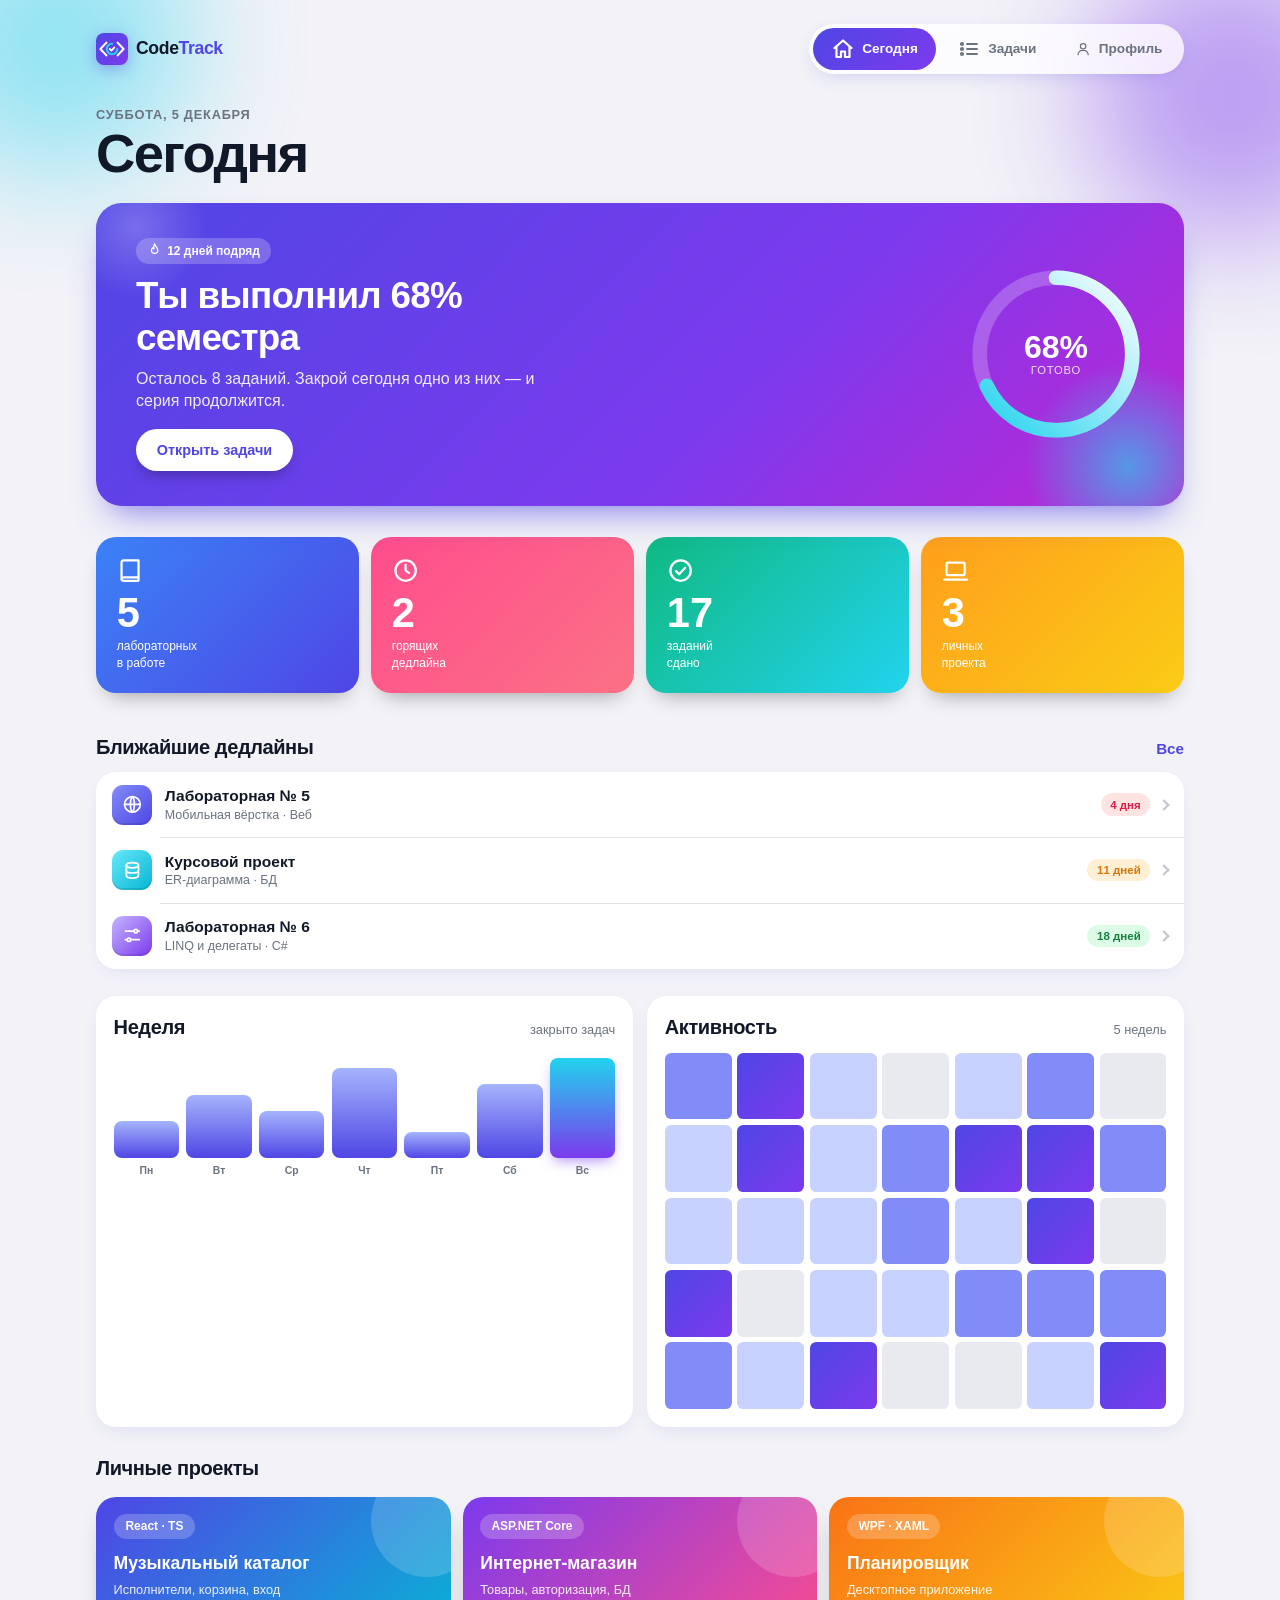
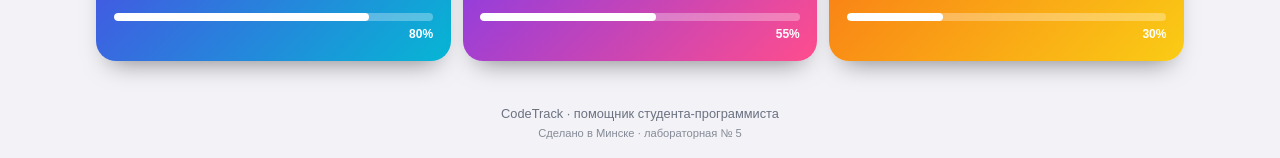
<file: index.html>
<!DOCTYPE html>
<html lang="ru">
<head>
<meta charset="UTF-8">
<meta name="viewport" content="width=device-width, initial-scale=1.0, maximum-scale=1.0, user-scalable=no, viewport-fit=cover">
<meta name="apple-mobile-web-app-capable" content="yes">
<meta name="apple-mobile-web-app-status-bar-style" content="default">
<meta name="theme-color" content="#F2F2F7">
<title>CodeTrack — Сегодня</title>
<link rel="stylesheet" href="css/reset.css">
<link rel="stylesheet" href="css/style.css">
</head>
<body class="page-home">
<div class="blob blob--1"></div><div class="blob blob--2"></div>
<header class="header">
  <div class="header__bar">
    <a href="index.html" class="logo"><svg class="logo__mark" viewBox="0 0 40 40" aria-hidden="true"><defs><linearGradient id="g" x1="0" y1="0" x2="1" y2="1"><stop offset="0" stop-color="#4F46E5"/><stop offset="1" stop-color="#7C3AED"/></linearGradient></defs><rect width="40" height="40" rx="10" fill="url(#g)"/><path d="M13 12 5.5 20 13 28M27 12l7.5 8L27 28" fill="none" stroke="#fff" stroke-width="2.6" stroke-linecap="round" stroke-linejoin="round"/><circle cx="20" cy="20" r="6.5" fill="none" stroke="#22D3EE" stroke-width="2.6" stroke-dasharray="30 11" stroke-linecap="round"/><path d="m17.2 20 2 2 3.6-3.8" fill="none" stroke="#fff" stroke-width="2.4" stroke-linecap="round" stroke-linejoin="round"/></svg><span class="logo__text">Code<em>Track</em></span></a>
    <a href="profile.html" class="mini-avatar" aria-label="Профиль">С</a>
  </div>
  <div class="header__title">
    <p class="header__sub" id="subline">Привет, студент</p>
    <h1 class="large-title">Сегодня</h1>
  </div>
  <nav class="nav" aria-label="Основная навигация"><a href="index.html" class="nav__link is-active"><svg class="nav__icon" viewBox="0 0 24 24" aria-hidden="true"><path d="M3.500 11 12 3.500l8.500 7.500M5.500 9.800V20h4.500v-5.500h4V20h4.500V9.800"/></svg><span>Сегодня</span></a><a href="tasks.html" class="nav__link"><svg class="nav__icon" viewBox="0 0 24 24" aria-hidden="true"><circle cx="5" cy="7" r="1.200"/><circle cx="5" cy="12" r="1.200"/><circle cx="5" cy="17" r="1.200"/><path d="M10 7h10M10 12h10M10 17h10"/></svg><span>Задачи</span></a><a href="profile.html" class="nav__link"><svg class="nav__icon" viewBox="0 0 24 24" aria-hidden="true"><circle cx="12" cy="8" r="4"/><path d="M4.500 20.500c0-4 3.400-6.500 7.500-6.500s7.500 2.500 7.500 6.500"/></svg><span>Профиль</span></a></nav>
</header>
<main class="main">

<section class="hero">
  <div class="hero__text">
    <span class="pill pill--glass"><svg class="pill__ico" viewBox="0 0 24 24" aria-hidden="true"><path d="M12 3c1 3.5 5 5.5 5 10a5 5 0 0 1-10 0c0-2 1-3 2-4 .3 1.5 1 2 2 2 0-3-1-5 1-8z"/></svg>12 дней подряд</span>
    <h2 class="hero__title">Ты выполнил 68% семестра</h2>
    <p class="hero__lead">Осталось 8 заданий. Закрой сегодня одно из них — и серия продолжится.</p>
    <a href="tasks.html" class="btn">Открыть задачи</a>
  </div>
  <div class="hero__ring">
    <svg class="ring" viewBox="0 0 120 120" data-percent="68">
      <defs><linearGradient id="rg" x1="0" y1="0" x2="1" y2="1"><stop offset="0" stop-color="#22D3EE"/><stop offset="1" stop-color="#ffffff"/></linearGradient></defs>
      <circle class="ring__bg" cx="60" cy="60" r="52"/>
      <circle class="ring__fg" cx="60" cy="60" r="52"/>
    </svg>
    <div class="ring__label"><strong>68%</strong><span>готово</span></div>
  </div>
</section>

<section class="section">
  <div class="scroller">
    <div class="stat stat--blue"><svg class="stat__ico" viewBox="0 0 24 24" aria-hidden="true"><path d="M4 5a2 2 0 0 1 2-2h13v15H6a2 2 0 0 0-2 2zM4 20a2 2 0 0 0 2 1h13v-3"/></svg><strong>5</strong><span>лабораторных<br>в работе</span></div>
    <div class="stat stat--pink"><svg class="stat__ico" viewBox="0 0 24 24" aria-hidden="true"><circle cx="12" cy="12" r="9"/><path d="M12 7v5l3 2"/></svg><strong>2</strong><span>горящих<br>дедлайна</span></div>
    <div class="stat stat--green"><svg class="stat__ico" viewBox="0 0 24 24" aria-hidden="true"><circle cx="12" cy="12" r="9"/><path d="m8 12.500 2.700 2.700L16 9.500"/></svg><strong>17</strong><span>заданий<br>сдано</span></div>
    <div class="stat stat--orange"><svg class="stat__ico" viewBox="0 0 24 24" aria-hidden="true"><rect x="4" y="5" width="16" height="11" rx="1.500"/><path d="M2 20h20"/></svg><strong>3</strong><span>личных<br>проекта</span></div>
  </div>
</section>

<section class="section">
  <div class="section__head"><h2>Ближайшие дедлайны</h2><a href="tasks.html" class="link">Все</a></div>
  <ul class="group">
    <li class="row"><span class="tile tile--indigo"><svg class="ico" viewBox="0 0 24 24" aria-hidden="true"><circle cx="12" cy="12" r="9"/><path d="M3 12h18M12 3c3 3 3 15 0 18M12 3c-3 3-3 15 0 18"/></svg></span><div class="row__main"><strong>Лабораторная № 5</strong><span>Мобильная вёрстка · Веб</span></div><span class="row__right"><span class="badge badge--red">4 дня</span></span><i class=chev></i></li>
    <li class="row"><span class="tile tile--cyan"><svg class="ico" viewBox="0 0 24 24" aria-hidden="true"><ellipse cx="12" cy="6" rx="7" ry="3"/><path d="M5 6v12c0 1.7 3.1 3 7 3s7-1.3 7-3V6M5 12c0 1.7 3.1 3 7 3s7-1.3 7-3"/></svg></span><div class="row__main"><strong>Курсовой проект</strong><span>ER-диаграмма · БД</span></div><span class="row__right"><span class="badge badge--orange">11 дней</span></span><i class=chev></i></li>
    <li class="row"><span class="tile tile--violet"><svg class="ico" viewBox="0 0 24 24" aria-hidden="true"><path d="M4 7h10M18 7h2M4 17h2M10 17h10"/><circle cx="16" cy="7" r="2"/><circle cx="8" cy="17" r="2"/></svg></span><div class="row__main"><strong>Лабораторная № 6</strong><span>LINQ и делегаты · C#</span></div><span class="row__right"><span class="badge badge--green">18 дней</span></span><i class=chev></i></li>
  </ul>
</section>

<section class="section split">
  <div class="card">
    <div class="card__head"><h2>Неделя</h2><span class="muted">закрыто задач</span></div>
    <div class="bars" role="img" aria-label="Активность за неделю">
      <div class="bar" style="--h:35%"><i></i><span>Пн</span></div>
      <div class="bar" style="--h:60%"><i></i><span>Вт</span></div>
      <div class="bar" style="--h:45%"><i></i><span>Ср</span></div>
      <div class="bar" style="--h:85%"><i></i><span>Чт</span></div>
      <div class="bar" style="--h:25%"><i></i><span>Пт</span></div>
      <div class="bar" style="--h:70%"><i></i><span>Сб</span></div>
      <div class="bar is-today" style="--h:95%"><i></i><span>Вс</span></div>
    </div>
  </div>
  <div class="card">
    <div class="card__head"><h2>Активность</h2><span class="muted">5 недель</span></div>
    <div class="heat" id="heat" role="img" aria-label="Календарь активности"></div>
  </div>
</section>

<section class="section">
  <div class="section__head"><h2>Личные проекты</h2></div>
  <div class="scroller scroller--cards">
    <article class="project project--a"><span class="pill pill--glass">React · TS</span><h3>Музыкальный каталог</h3><p>Исполнители, корзина, вход</p><div class="meter"><i style="width:80%"></i></div><small>80%</small></article>
    <article class="project project--b"><span class="pill pill--glass">ASP.NET Core</span><h3>Интернет-магазин</h3><p>Товары, авторизация, БД</p><div class="meter"><i style="width:55%"></i></div><small>55%</small></article>
    <article class="project project--c"><span class="pill pill--glass">WPF · XAML</span><h3>Планировщик</h3><p>Десктопное приложение</p><div class="meter"><i style="width:30%"></i></div><small>30%</small></article>
  </div>
</section>
</main>
<footer class="footer">
  <p>CodeTrack · помощник студента-программиста</p>
  <small>Сделано в Минске · лабораторная № 5</small>
</footer>
<script src="js/main.js"></script>
</body>
</html>
</file>
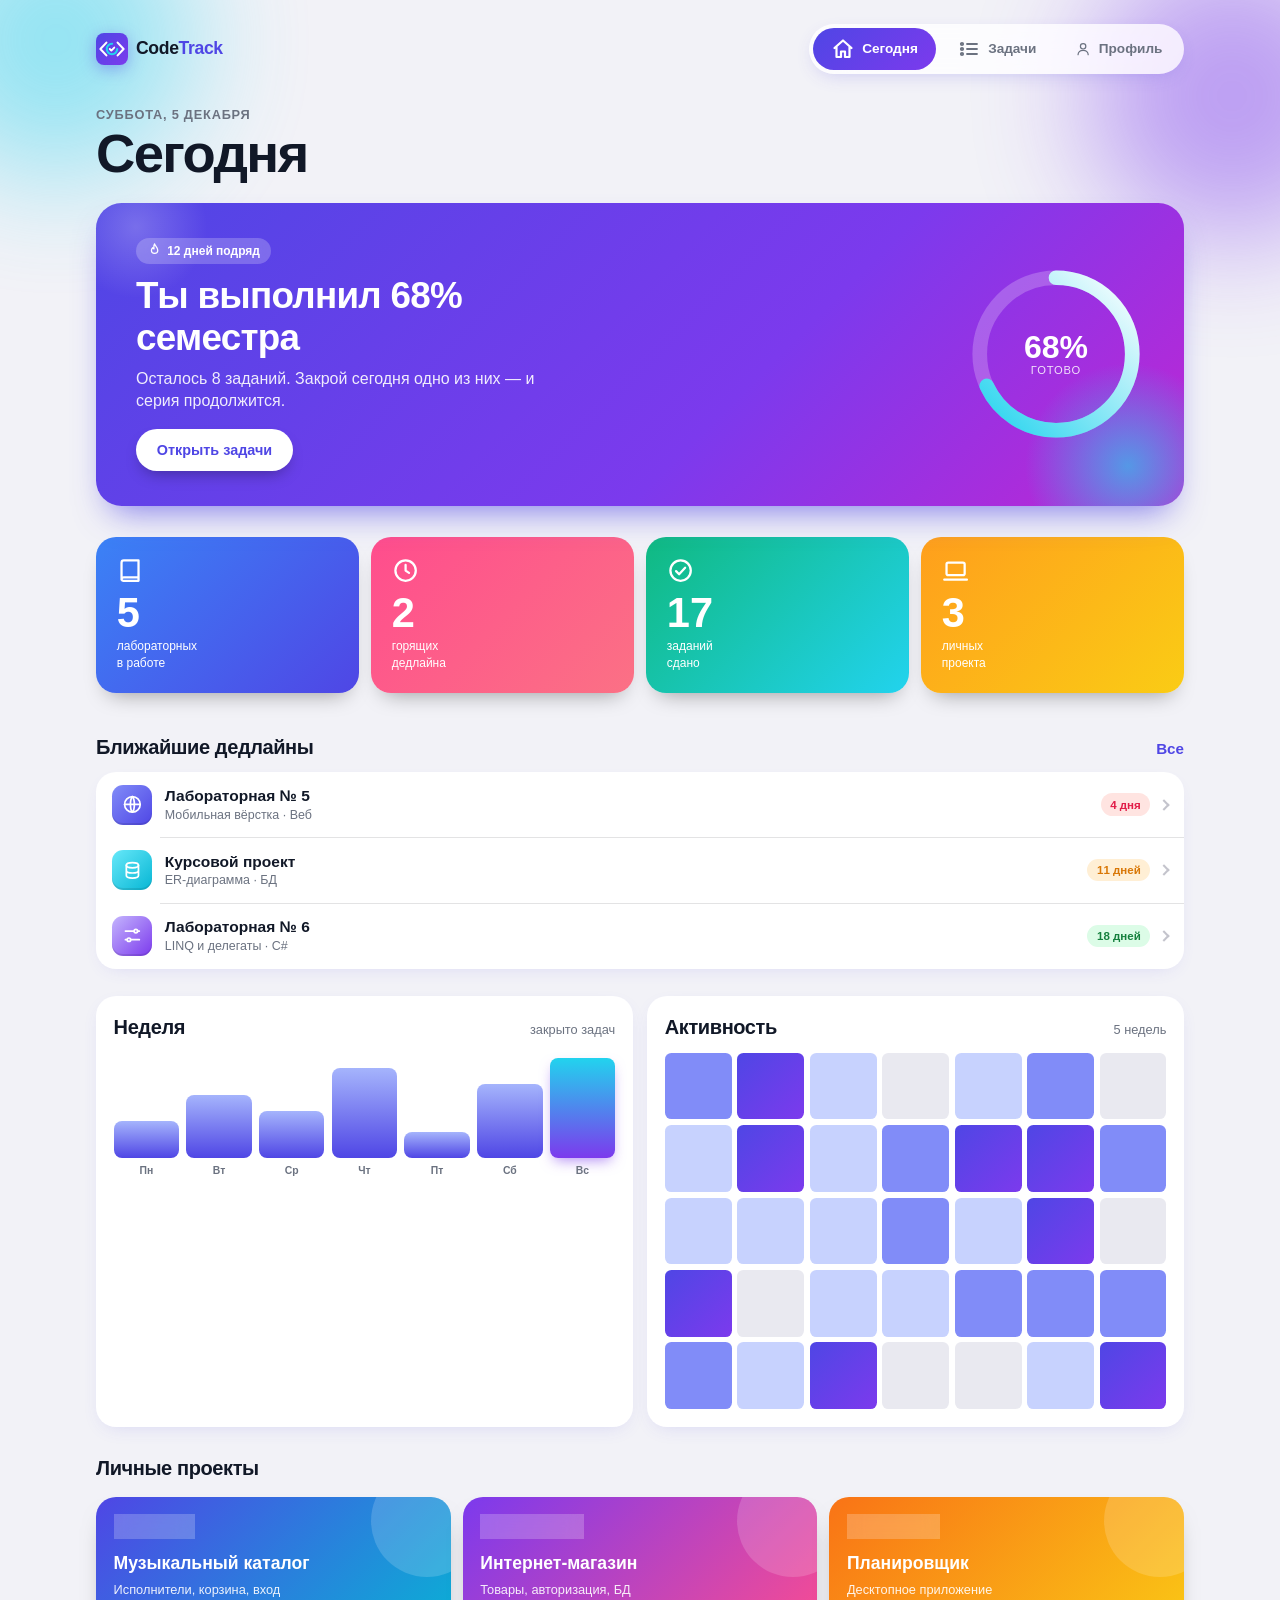
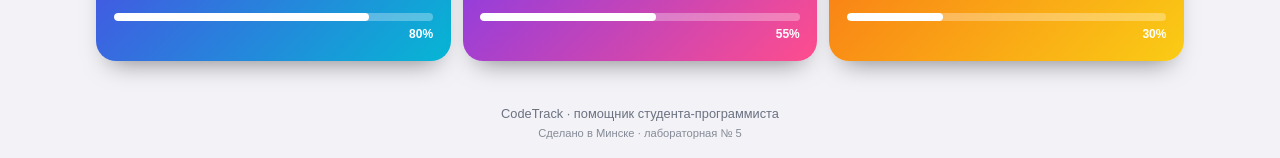
<file: index.min.html>
<!DOCTYPE html><html lang="ru"><head><meta charset="UTF-8"><meta name="viewport" content="width=device-width, initial-scale=1.0, maximum-scale=1.0, user-scalable=no, viewport-fit=cover"><meta name="apple-mobile-web-app-capable" content="yes"><meta name="apple-mobile-web-app-status-bar-style" content="default"><meta name="theme-color" content="#F2F2F7"><title>CodeTrack — Сегодня</title><link rel="stylesheet" href="css/reset.min.css"><link rel="stylesheet" href="css/style.min.css"></head><body class="page-home"><div class="blob blob--1"></div><div class="blob blob--2"></div><header class="header"><div class="header__bar"><a href="index.html" class="logo"><svg class="logo__mark" viewBox="0 0 40 40" aria-hidden="true"><defs><linearGradient id="g" x1="0" y1="0" x2="1" y2="1"><stop offset="0" stop-color="#4F46E5"/><stop offset="1" stop-color="#7C3AED"/></linearGradient></defs><rect width="40" height="40" rx="10" fill="url(#g)"/><path d="M13 12 5.5 20 13 28M27 12l7.5 8L27 28" fill="none" stroke="#fff" stroke-width="2.6" stroke-linecap="round" stroke-linejoin="round"/><circle cx="20" cy="20" r="6.5" fill="none" stroke="#22D3EE" stroke-width="2.6" stroke-dasharray="30 11" stroke-linecap="round"/><path d="m17.2 20 2 2 3.6-3.8" fill="none" stroke="#fff" stroke-width="2.4" stroke-linecap="round" stroke-linejoin="round"/></svg><span class="logo__text">Code<em>Track</em></span></a><a href="profile.html" class="mini-avatar" aria-label="Профиль">С</a></div><div class="header__title"><p class="header__sub" id="subline">Привет, студент</p><h1 class="large-title">Сегодня</h1></div><nav class="nav" aria-label="Основная навигация"><a href="index.html" class="nav__link is-active"><svg class="nav__icon" viewBox="0 0 24 24" aria-hidden="true"><path d="M3.500 11 12 3.500l8.500 7.500M5.500 9.800V20h4.500v-5.500h4V20h4.500V9.800"/></svg><span>Сегодня</span></a><a href="tasks.html" class="nav__link"><svg class="nav__icon" viewBox="0 0 24 24" aria-hidden="true"><circle cx="5" cy="7" r="1.200"/><circle cx="5" cy="12" r="1.200"/><circle cx="5" cy="17" r="1.200"/><path d="M10 7h10M10 12h10M10 17h10"/></svg><span>Задачи</span></a><a href="profile.html" class="nav__link"><svg class="nav__icon" viewBox="0 0 24 24" aria-hidden="true"><circle cx="12" cy="8" r="4"/><path d="M4.500 20.500c0-4 3.400-6.500 7.500-6.500s7.500 2.500 7.500 6.500"/></svg><span>Профиль</span></a></nav></header><main class="main"><section class="hero"><div class="hero__text"><span class="pill pill--glass"><svg class="pill__ico" viewBox="0 0 24 24" aria-hidden="true"><path d="M12 3c1 3.5 5 5.5 5 10a5 5 0 0 1-10 0c0-2 1-3 2-4 .3 1.5 1 2 2 2 0-3-1-5 1-8z"/></svg>12 дней подряд</span><h2 class="hero__title">Ты выполнил 68% семестра</h2><p class="hero__lead">Осталось 8 заданий. Закрой сегодня одно из них — и серия продолжится.</p><a href="tasks.html" class="btn">Открыть задачи</a></div><div class="hero__ring"><svg class="ring" viewBox="0 0 120 120" data-percent="68"><defs><linearGradient id="rg" x1="0" y1="0" x2="1" y2="1"><stop offset="0" stop-color="#22D3EE"/><stop offset="1" stop-color="#ffffff"/></linearGradient></defs><circle class="ring__bg" cx="60" cy="60" r="52"/><circle class="ring__fg" cx="60" cy="60" r="52"/></svg><div class="ring__label"><strong>68%</strong><span>готово</span></div></div></section><section class="section"><div class="scroller"><div class="stat stat--blue"><svg class="stat__ico" viewBox="0 0 24 24" aria-hidden="true"><path d="M4 5a2 2 0 0 1 2-2h13v15H6a2 2 0 0 0-2 2zM4 20a2 2 0 0 0 2 1h13v-3"/></svg><strong>5</strong><span>лабораторных<br>в работе</span></div><div class="stat stat--pink"><svg class="stat__ico" viewBox="0 0 24 24" aria-hidden="true"><circle cx="12" cy="12" r="9"/><path d="M12 7v5l3 2"/></svg><strong>2</strong><span>горящих<br>дедлайна</span></div><div class="stat stat--green"><svg class="stat__ico" viewBox="0 0 24 24" aria-hidden="true"><circle cx="12" cy="12" r="9"/><path d="m8 12.500 2.700 2.700L16 9.500"/></svg><strong>17</strong><span>заданий<br>сдано</span></div><div class="stat stat--orange"><svg class="stat__ico" viewBox="0 0 24 24" aria-hidden="true"><rect x="4" y="5" width="16" height="11" rx="1.500"/><path d="M2 20h20"/></svg><strong>3</strong><span>личных<br>проекта</span></div></div></section><section class="section"><div class="section__head"><h2>Ближайшие дедлайны</h2><a href="tasks.html" class="link">Все</a></div><ul class="group"><li class="row"><span class="tile tile--indigo"><svg class="ico" viewBox="0 0 24 24" aria-hidden="true"><circle cx="12" cy="12" r="9"/><path d="M3 12h18M12 3c3 3 3 15 0 18M12 3c-3 3-3 15 0 18"/></svg></span><div class="row__main"><strong>Лабораторная № 5</strong><span>Мобильная вёрстка · Веб</span></div><span class="row__right"><span class="badge badge--red">4 дня</span></span><i class=chev></i></li><li class="row"><span class="tile tile--cyan"><svg class="ico" viewBox="0 0 24 24" aria-hidden="true"><ellipse cx="12" cy="6" rx="7" ry="3"/><path d="M5 6v12c0 1.7 3.1 3 7 3s7-1.3 7-3V6M5 12c0 1.7 3.1 3 7 3s7-1.3 7-3"/></svg></span><div class="row__main"><strong>Курсовой проект</strong><span>ER-диаграмма · БД</span></div><span class="row__right"><span class="badge badge--orange">11 дней</span></span><i class=chev></i></li><li class="row"><span class="tile tile--violet"><svg class="ico" viewBox="0 0 24 24" aria-hidden="true"><path d="M4 7h10M18 7h2M4 17h2M10 17h10"/><circle cx="16" cy="7" r="2"/><circle cx="8" cy="17" r="2"/></svg></span><div class="row__main"><strong>Лабораторная № 6</strong><span>LINQ и делегаты · C#</span></div><span class="row__right"><span class="badge badge--green">18 дней</span></span><i class=chev></i></li></ul></section><section class="section split"><div class="card"><div class="card__head"><h2>Неделя</h2><span class="muted">закрыто задач</span></div><div class="bars" role="img" aria-label="Активность за неделю"><div class="bar" style="--h:35%"><i></i><span>Пн</span></div><div class="bar" style="--h:60%"><i></i><span>Вт</span></div><div class="bar" style="--h:45%"><i></i><span>Ср</span></div><div class="bar" style="--h:85%"><i></i><span>Чт</span></div><div class="bar" style="--h:25%"><i></i><span>Пт</span></div><div class="bar" style="--h:70%"><i></i><span>Сб</span></div><div class="bar is-today" style="--h:95%"><i></i><span>Вс</span></div></div></div><div class="card"><div class="card__head"><h2>Активность</h2><span class="muted">5 недель</span></div><div class="heat" id="heat" role="img" aria-label="Календарь активности"></div></div></section><section class="section"><div class="section__head"><h2>Личные проекты</h2></div><div class="scroller scroller--cards"><article class="project project--a"><span class="pill pill--glass">React · TS</span><h3>Музыкальный каталог</h3><p>Исполнители, корзина, вход</p><div class="meter"><i style="width:80%"></i></div><small>80%</small></article><article class="project project--b"><span class="pill pill--glass">ASP.NET Core</span><h3>Интернет-магазин</h3><p>Товары, авторизация, БД</p><div class="meter"><i style="width:55%"></i></div><small>55%</small></article><article class="project project--c"><span class="pill pill--glass">WPF · XAML</span><h3>Планировщик</h3><p>Десктопное приложение</p><div class="meter"><i style="width:30%"></i></div><small>30%</small></article></div></section></main><footer class="footer"><p>CodeTrack · помощник студента-программиста</p><small>Сделано в Минске · лабораторная № 5</small></footer><script src="js/main.min.js"></script></body></html>
</file>
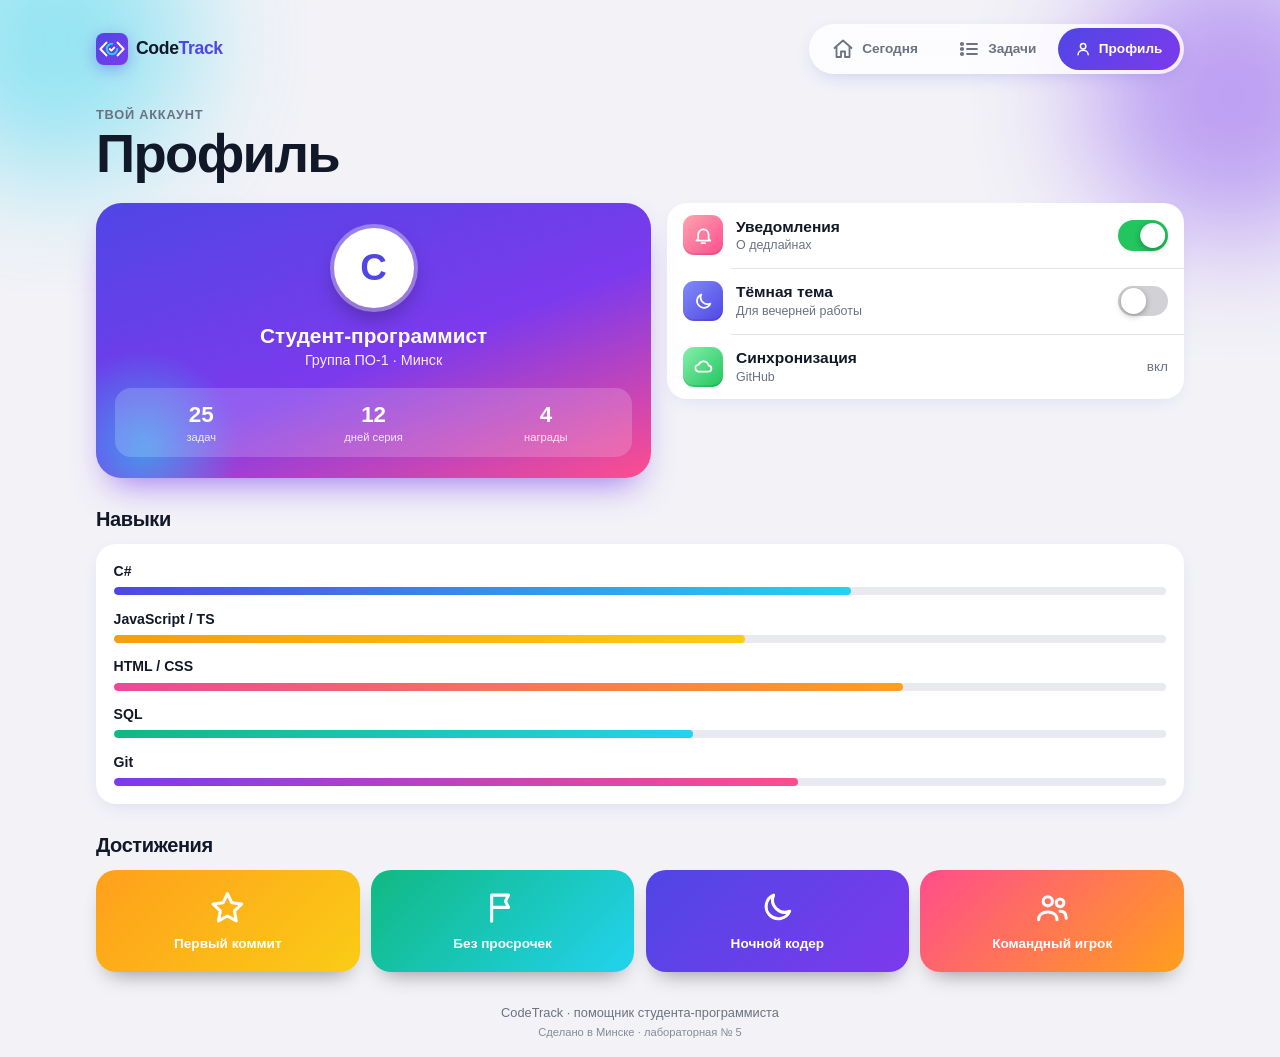
<file: profile.html>
<!DOCTYPE html>
<html lang="ru">
<head>
<meta charset="UTF-8">
<meta name="viewport" content="width=device-width, initial-scale=1.0, maximum-scale=1.0, user-scalable=no, viewport-fit=cover">
<meta name="apple-mobile-web-app-capable" content="yes">
<meta name="apple-mobile-web-app-status-bar-style" content="default">
<meta name="theme-color" content="#F2F2F7">
<title>CodeTrack — Профиль</title>
<link rel="stylesheet" href="css/reset.css">
<link rel="stylesheet" href="css/style.css">
</head>
<body class="page-profile">
<div class="blob blob--1"></div><div class="blob blob--2"></div>
<header class="header">
  <div class="header__bar">
    <a href="index.html" class="logo"><svg class="logo__mark" viewBox="0 0 40 40" aria-hidden="true"><defs><linearGradient id="g" x1="0" y1="0" x2="1" y2="1"><stop offset="0" stop-color="#4F46E5"/><stop offset="1" stop-color="#7C3AED"/></linearGradient></defs><rect width="40" height="40" rx="10" fill="url(#g)"/><path d="M13 12 5.5 20 13 28M27 12l7.5 8L27 28" fill="none" stroke="#fff" stroke-width="2.6" stroke-linecap="round" stroke-linejoin="round"/><circle cx="20" cy="20" r="6.5" fill="none" stroke="#22D3EE" stroke-width="2.6" stroke-dasharray="30 11" stroke-linecap="round"/><path d="m17.2 20 2 2 3.6-3.8" fill="none" stroke="#fff" stroke-width="2.4" stroke-linecap="round" stroke-linejoin="round"/></svg><span class="logo__text">Code<em>Track</em></span></a>
    <a href="profile.html" class="mini-avatar" aria-label="Профиль">С</a>
  </div>
  <div class="header__title">
    <p class="header__sub" id="subline">Твой аккаунт</p>
    <h1 class="large-title">Профиль</h1>
  </div>
  <nav class="nav" aria-label="Основная навигация"><a href="index.html" class="nav__link"><svg class="nav__icon" viewBox="0 0 24 24" aria-hidden="true"><path d="M3.500 11 12 3.500l8.500 7.500M5.500 9.800V20h4.500v-5.500h4V20h4.500V9.800"/></svg><span>Сегодня</span></a><a href="tasks.html" class="nav__link"><svg class="nav__icon" viewBox="0 0 24 24" aria-hidden="true"><circle cx="5" cy="7" r="1.200"/><circle cx="5" cy="12" r="1.200"/><circle cx="5" cy="17" r="1.200"/><path d="M10 7h10M10 12h10M10 17h10"/></svg><span>Задачи</span></a><a href="profile.html" class="nav__link is-active"><svg class="nav__icon" viewBox="0 0 24 24" aria-hidden="true"><circle cx="12" cy="8" r="4"/><path d="M4.500 20.500c0-4 3.400-6.500 7.500-6.500s7.500 2.500 7.500 6.500"/></svg><span>Профиль</span></a></nav>
</header>
<main class="main">

<section class="section section--first profile-top">
  <article class="me">
    <div class="me__avatar">С</div>
    <h2>Студент-программист</h2>
    <p>Группа ПО-1 · Минск</p>
    <div class="me__stats">
      <div><strong>25</strong><span>задач</span></div>
      <div><strong>12</strong><span>дней серия</span></div>
      <div><strong>4</strong><span>награды</span></div>
    </div>
  </article>
  <div class="profile-side">
    <ul class="group">
      <li class="row"><span class="tile tile--pink"><svg class="ico" viewBox="0 0 24 24" aria-hidden="true"><path d="M6 16v-5a6 6 0 0 1 12 0v5l2 2H4z"/><path d="M10 21h4"/></svg></span><div class="row__main"><strong>Уведомления</strong><span>О дедлайнах</span></div><label class="switch"><input type="checkbox" checked aria-label="Уведомления"><i></i></label></li>
      <li class="row"><span class="tile tile--indigo"><svg class="ico" viewBox="0 0 24 24" aria-hidden="true"><path d="M20 14.5A8 8 0 0 1 9.5 4 8 8 0 1 0 20 14.5z"/></svg></span><div class="row__main"><strong>Тёмная тема</strong><span>Для вечерней работы</span></div><label class="switch"><input type="checkbox" id="darkToggle" aria-label="Тёмная тема"><i></i></label></li>
      <li class="row"><span class="tile tile--green"><svg class="ico" viewBox="0 0 24 24" aria-hidden="true"><path d="M7 18a4 4 0 0 1-.5-8A6 6 0 0 1 18 11a3.500 3.500 0 0 1-.5 7z"/></svg></span><div class="row__main"><strong>Синхронизация</strong><span>GitHub</span></div><span class="row__right">вкл</span></li>
    </ul>
  </div>
</section>

<section class="section">
  <div class="section__head"><h2>Навыки</h2></div>
  <div class="card">
    <ul class="skills">
      <li><span>C#</span><div class="meter meter--c1"><i style="width:70%"></i></div></li>
      <li><span>JavaScript / TS</span><div class="meter meter--c2"><i style="width:60%"></i></div></li>
      <li><span>HTML / CSS</span><div class="meter meter--c3"><i style="width:75%"></i></div></li>
      <li><span>SQL</span><div class="meter meter--c4"><i style="width:55%"></i></div></li>
      <li><span>Git</span><div class="meter meter--c5"><i style="width:65%"></i></div></li>
    </ul>
  </div>
</section>

<section class="section">
  <div class="section__head"><h2>Достижения</h2></div>
  <div class="awards">
    <div class="award award--1"><svg class="award__ico" viewBox="0 0 24 24" aria-hidden="true"><path d="m12 3 2.8 5.9 6.500.9-4.700 4.500 1.200 6.500L12 17.600 6.200 20.800l1.200-6.500L2.700 9.800l6.500-.9z"/></svg><strong>Первый коммит</strong></div>
    <div class="award award--2"><svg class="award__ico" viewBox="0 0 24 24" aria-hidden="true"><path d="M5 21V4M5 4h11l-2 4 2 4H5"/></svg><strong>Без просрочек</strong></div>
    <div class="award award--3"><svg class="award__ico" viewBox="0 0 24 24" aria-hidden="true"><path d="M20 14.5A8 8 0 0 1 9.5 4 8 8 0 1 0 20 14.5z"/></svg><strong>Ночной кодер</strong></div>
    <div class="award award--4"><svg class="award__ico" viewBox="0 0 24 24" aria-hidden="true"><circle cx="9" cy="8" r="3"/><path d="M3 20c0-3.300 2.700-5 6-5s6 1.700 6 5"/><circle cx="17" cy="9" r="2.500"/><path d="M17 14.500c2.500 0 4 1.500 4 4.500"/></svg><strong>Командный игрок</strong></div>
  </div>
</section>
</main>
<footer class="footer">
  <p>CodeTrack · помощник студента-программиста</p>
  <small>Сделано в Минске · лабораторная № 5</small>
</footer>
<script src="js/main.js"></script>
</body>
</html>
</file>
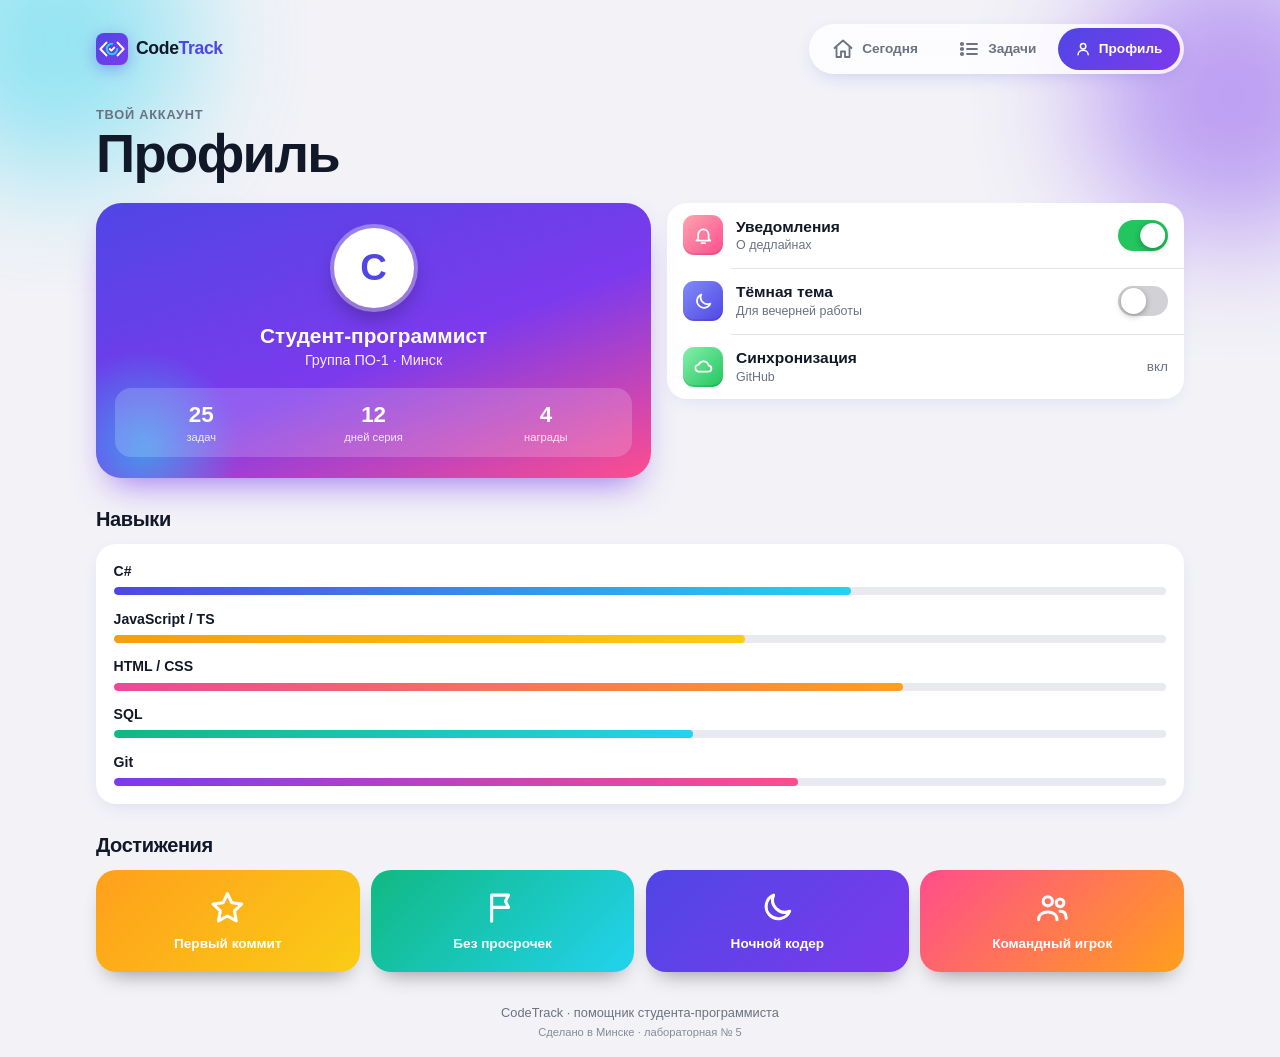
<file: profile.min.html>
<!DOCTYPE html><html lang="ru"><head><meta charset="UTF-8"><meta name="viewport" content="width=device-width, initial-scale=1.0, maximum-scale=1.0, user-scalable=no, viewport-fit=cover"><meta name="apple-mobile-web-app-capable" content="yes"><meta name="apple-mobile-web-app-status-bar-style" content="default"><meta name="theme-color" content="#F2F2F7"><title>CodeTrack — Профиль</title><link rel="stylesheet" href="css/reset.min.css"><link rel="stylesheet" href="css/style.min.css"></head><body class="page-profile"><div class="blob blob--1"></div><div class="blob blob--2"></div><header class="header"><div class="header__bar"><a href="index.html" class="logo"><svg class="logo__mark" viewBox="0 0 40 40" aria-hidden="true"><defs><linearGradient id="g" x1="0" y1="0" x2="1" y2="1"><stop offset="0" stop-color="#4F46E5"/><stop offset="1" stop-color="#7C3AED"/></linearGradient></defs><rect width="40" height="40" rx="10" fill="url(#g)"/><path d="M13 12 5.5 20 13 28M27 12l7.5 8L27 28" fill="none" stroke="#fff" stroke-width="2.6" stroke-linecap="round" stroke-linejoin="round"/><circle cx="20" cy="20" r="6.5" fill="none" stroke="#22D3EE" stroke-width="2.6" stroke-dasharray="30 11" stroke-linecap="round"/><path d="m17.2 20 2 2 3.6-3.8" fill="none" stroke="#fff" stroke-width="2.4" stroke-linecap="round" stroke-linejoin="round"/></svg><span class="logo__text">Code<em>Track</em></span></a><a href="profile.html" class="mini-avatar" aria-label="Профиль">С</a></div><div class="header__title"><p class="header__sub" id="subline">Твой аккаунт</p><h1 class="large-title">Профиль</h1></div><nav class="nav" aria-label="Основная навигация"><a href="index.html" class="nav__link"><svg class="nav__icon" viewBox="0 0 24 24" aria-hidden="true"><path d="M3.500 11 12 3.500l8.500 7.500M5.500 9.800V20h4.500v-5.500h4V20h4.500V9.800"/></svg><span>Сегодня</span></a><a href="tasks.html" class="nav__link"><svg class="nav__icon" viewBox="0 0 24 24" aria-hidden="true"><circle cx="5" cy="7" r="1.200"/><circle cx="5" cy="12" r="1.200"/><circle cx="5" cy="17" r="1.200"/><path d="M10 7h10M10 12h10M10 17h10"/></svg><span>Задачи</span></a><a href="profile.html" class="nav__link is-active"><svg class="nav__icon" viewBox="0 0 24 24" aria-hidden="true"><circle cx="12" cy="8" r="4"/><path d="M4.500 20.500c0-4 3.400-6.500 7.500-6.500s7.500 2.500 7.500 6.500"/></svg><span>Профиль</span></a></nav></header><main class="main"><section class="section section--first profile-top"><article class="me"><div class="me__avatar">С</div><h2>Студент-программист</h2><p>Группа ПО-1 · Минск</p><div class="me__stats"><div><strong>25</strong><span>задач</span></div><div><strong>12</strong><span>дней серия</span></div><div><strong>4</strong><span>награды</span></div></div></article><div class="profile-side"><ul class="group"><li class="row"><span class="tile tile--pink"><svg class="ico" viewBox="0 0 24 24" aria-hidden="true"><path d="M6 16v-5a6 6 0 0 1 12 0v5l2 2H4z"/><path d="M10 21h4"/></svg></span><div class="row__main"><strong>Уведомления</strong><span>О дедлайнах</span></div><label class="switch"><input type="checkbox" checked aria-label="Уведомления"><i></i></label></li><li class="row"><span class="tile tile--indigo"><svg class="ico" viewBox="0 0 24 24" aria-hidden="true"><path d="M20 14.5A8 8 0 0 1 9.5 4 8 8 0 1 0 20 14.5z"/></svg></span><div class="row__main"><strong>Тёмная тема</strong><span>Для вечерней работы</span></div><label class="switch"><input type="checkbox" id="darkToggle" aria-label="Тёмная тема"><i></i></label></li><li class="row"><span class="tile tile--green"><svg class="ico" viewBox="0 0 24 24" aria-hidden="true"><path d="M7 18a4 4 0 0 1-.5-8A6 6 0 0 1 18 11a3.500 3.500 0 0 1-.5 7z"/></svg></span><div class="row__main"><strong>Синхронизация</strong><span>GitHub</span></div><span class="row__right">вкл</span></li></ul></div></section><section class="section"><div class="section__head"><h2>Навыки</h2></div><div class="card"><ul class="skills"><li><span>C#</span><div class="meter meter--c1"><i style="width:70%"></i></div></li><li><span>JavaScript / TS</span><div class="meter meter--c2"><i style="width:60%"></i></div></li><li><span>HTML / CSS</span><div class="meter meter--c3"><i style="width:75%"></i></div></li><li><span>SQL</span><div class="meter meter--c4"><i style="width:55%"></i></div></li><li><span>Git</span><div class="meter meter--c5"><i style="width:65%"></i></div></li></ul></div></section><section class="section"><div class="section__head"><h2>Достижения</h2></div><div class="awards"><div class="award award--1"><svg class="award__ico" viewBox="0 0 24 24" aria-hidden="true"><path d="m12 3 2.8 5.9 6.500.9-4.700 4.500 1.200 6.500L12 17.600 6.200 20.800l1.200-6.500L2.700 9.800l6.500-.9z"/></svg><strong>Первый коммит</strong></div><div class="award award--2"><svg class="award__ico" viewBox="0 0 24 24" aria-hidden="true"><path d="M5 21V4M5 4h11l-2 4 2 4H5"/></svg><strong>Без просрочек</strong></div><div class="award award--3"><svg class="award__ico" viewBox="0 0 24 24" aria-hidden="true"><path d="M20 14.5A8 8 0 0 1 9.5 4 8 8 0 1 0 20 14.5z"/></svg><strong>Ночной кодер</strong></div><div class="award award--4"><svg class="award__ico" viewBox="0 0 24 24" aria-hidden="true"><circle cx="9" cy="8" r="3"/><path d="M3 20c0-3.300 2.700-5 6-5s6 1.700 6 5"/><circle cx="17" cy="9" r="2.500"/><path d="M17 14.500c2.500 0 4 1.500 4 4.500"/></svg><strong>Командный игрок</strong></div></div></section></main><footer class="footer"><p>CodeTrack · помощник студента-программиста</p><small>Сделано в Минске · лабораторная № 5</small></footer><script src="js/main.min.js"></script></body></html>
</file>
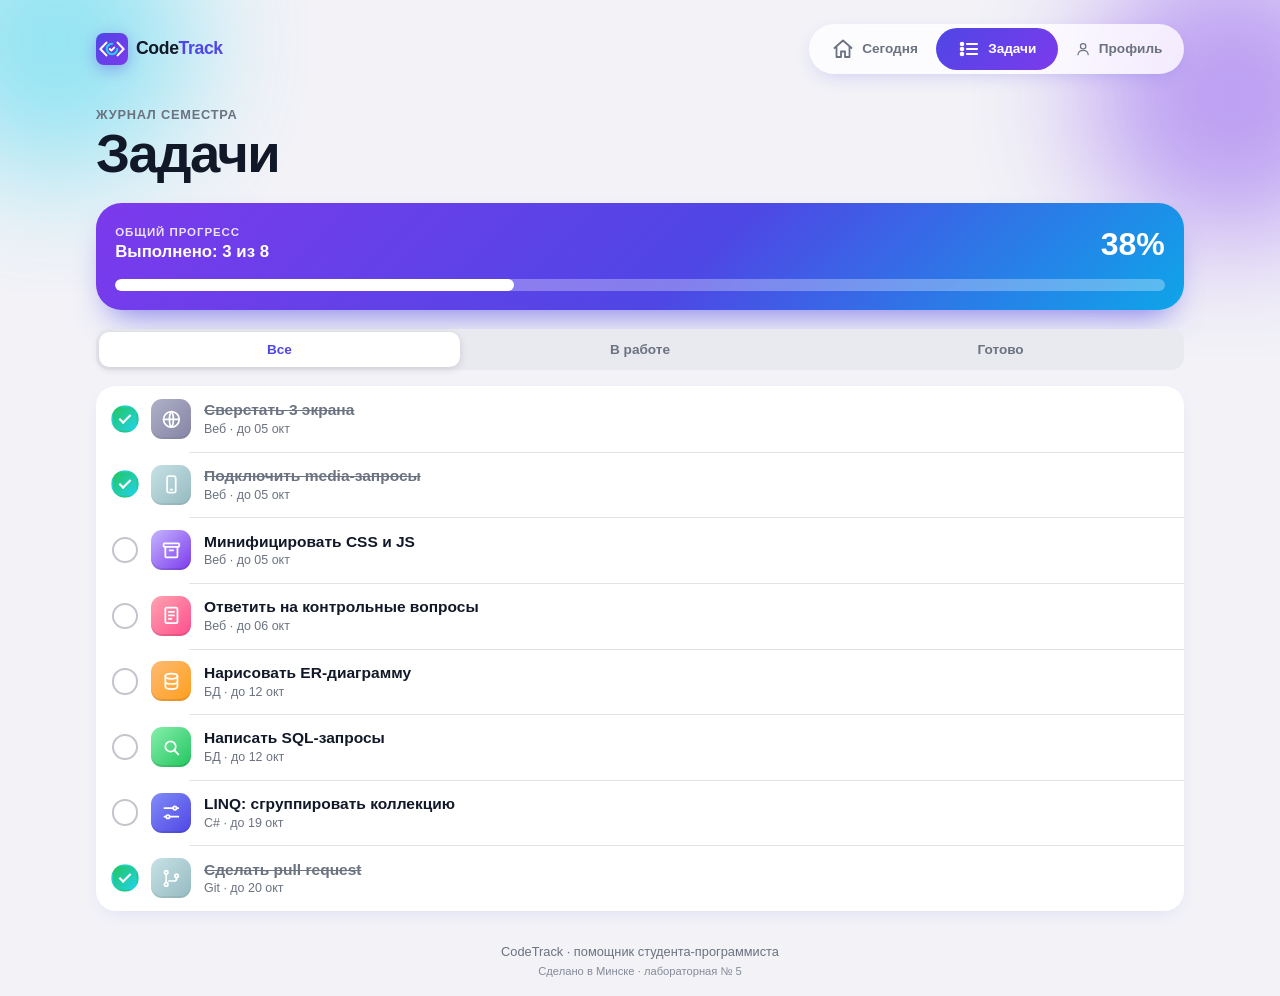
<file: tasks.html>
<!DOCTYPE html>
<html lang="ru">
<head>
<meta charset="UTF-8">
<meta name="viewport" content="width=device-width, initial-scale=1.0, maximum-scale=1.0, user-scalable=no, viewport-fit=cover">
<meta name="apple-mobile-web-app-capable" content="yes">
<meta name="apple-mobile-web-app-status-bar-style" content="default">
<meta name="theme-color" content="#F2F2F7">
<title>CodeTrack — Задачи</title>
<link rel="stylesheet" href="css/reset.css">
<link rel="stylesheet" href="css/style.css">
</head>
<body class="page-tasks">
<div class="blob blob--1"></div><div class="blob blob--2"></div>
<header class="header">
  <div class="header__bar">
    <a href="index.html" class="logo"><svg class="logo__mark" viewBox="0 0 40 40" aria-hidden="true"><defs><linearGradient id="g" x1="0" y1="0" x2="1" y2="1"><stop offset="0" stop-color="#4F46E5"/><stop offset="1" stop-color="#7C3AED"/></linearGradient></defs><rect width="40" height="40" rx="10" fill="url(#g)"/><path d="M13 12 5.5 20 13 28M27 12l7.5 8L27 28" fill="none" stroke="#fff" stroke-width="2.6" stroke-linecap="round" stroke-linejoin="round"/><circle cx="20" cy="20" r="6.5" fill="none" stroke="#22D3EE" stroke-width="2.6" stroke-dasharray="30 11" stroke-linecap="round"/><path d="m17.2 20 2 2 3.6-3.8" fill="none" stroke="#fff" stroke-width="2.4" stroke-linecap="round" stroke-linejoin="round"/></svg><span class="logo__text">Code<em>Track</em></span></a>
    <a href="profile.html" class="mini-avatar" aria-label="Профиль">С</a>
  </div>
  <div class="header__title">
    <p class="header__sub" id="subline">Журнал семестра</p>
    <h1 class="large-title">Задачи</h1>
  </div>
  <nav class="nav" aria-label="Основная навигация"><a href="index.html" class="nav__link"><svg class="nav__icon" viewBox="0 0 24 24" aria-hidden="true"><path d="M3.500 11 12 3.500l8.500 7.500M5.500 9.800V20h4.500v-5.500h4V20h4.500V9.800"/></svg><span>Сегодня</span></a><a href="tasks.html" class="nav__link is-active"><svg class="nav__icon" viewBox="0 0 24 24" aria-hidden="true"><circle cx="5" cy="7" r="1.200"/><circle cx="5" cy="12" r="1.200"/><circle cx="5" cy="17" r="1.200"/><path d="M10 7h10M10 12h10M10 17h10"/></svg><span>Задачи</span></a><a href="profile.html" class="nav__link"><svg class="nav__icon" viewBox="0 0 24 24" aria-hidden="true"><circle cx="12" cy="8" r="4"/><path d="M4.500 20.500c0-4 3.400-6.500 7.500-6.500s7.500 2.500 7.500 6.500"/></svg><span>Профиль</span></a></nav>
</header>
<main class="main">

<section class="section section--first">
  <div class="progress-card">
    <div class="progress-card__row"><div><span class="progress-card__cap">Общий прогресс</span><strong id="progressText">Выполнено: 0 из 0</strong></div><span class="progress-card__pct" id="progressPct">0%</span></div>
    <div class="meter meter--lg"><i id="progressBar"></i></div>
  </div>
  <div class="segmented" role="tablist">
    <button class="seg is-active" data-filter="all">Все</button>
    <button class="seg" data-filter="active">В работе</button>
    <button class="seg" data-filter="done">Готово</button>
  </div>
  <ul class="group group--tasks" id="taskList">
    <li class="task is-done"><label class="check"><input type="checkbox" checked aria-label="Выполнено"><span class="check__box"></span></label><span class="tile tile--indigo"><svg class="ico" viewBox="0 0 24 24" aria-hidden="true"><circle cx="12" cy="12" r="9"/><path d="M3 12h18M12 3c3 3 3 15 0 18M12 3c-3 3-3 15 0 18"/></svg></span><div class="row__main"><strong class="task__name">Сверстать 3 экрана</strong><span>Веб · до 05 окт</span></div></li><li class="task is-done"><label class="check"><input type="checkbox" checked aria-label="Выполнено"><span class="check__box"></span></label><span class="tile tile--cyan"><svg class="ico" viewBox="0 0 24 24" aria-hidden="true"><rect x="7" y="2.5" width="10" height="19" rx="2.5"/><path d="M11 18h2"/></svg></span><div class="row__main"><strong class="task__name">Подключить media-запросы</strong><span>Веб · до 05 окт</span></div></li><li class="task"><label class="check"><input type="checkbox"  aria-label="Выполнено"><span class="check__box"></span></label><span class="tile tile--violet"><svg class="ico" viewBox="0 0 24 24" aria-hidden="true"><rect x="3" y="4" width="18" height="4" rx="1"/><path d="M5 8v11a1 1 0 0 0 1 1h12a1 1 0 0 0 1-1V8M10 12h4"/></svg></span><div class="row__main"><strong class="task__name">Минифицировать CSS и JS</strong><span>Веб · до 05 окт</span></div></li><li class="task"><label class="check"><input type="checkbox"  aria-label="Выполнено"><span class="check__box"></span></label><span class="tile tile--pink"><svg class="ico" viewBox="0 0 24 24" aria-hidden="true"><rect x="5" y="3" width="14" height="18" rx="2"/><path d="M9 8h6M9 12h6M9 16h3"/></svg></span><div class="row__main"><strong class="task__name">Ответить на контрольные вопросы</strong><span>Веб · до 06 окт</span></div></li><li class="task"><label class="check"><input type="checkbox"  aria-label="Выполнено"><span class="check__box"></span></label><span class="tile tile--orange"><svg class="ico" viewBox="0 0 24 24" aria-hidden="true"><ellipse cx="12" cy="6" rx="7" ry="3"/><path d="M5 6v12c0 1.7 3.1 3 7 3s7-1.3 7-3V6M5 12c0 1.7 3.1 3 7 3s7-1.3 7-3"/></svg></span><div class="row__main"><strong class="task__name">Нарисовать ER-диаграмму</strong><span>БД · до 12 окт</span></div></li><li class="task"><label class="check"><input type="checkbox"  aria-label="Выполнено"><span class="check__box"></span></label><span class="tile tile--green"><svg class="ico" viewBox="0 0 24 24" aria-hidden="true"><circle cx="11" cy="11" r="6"/><path d="m20 20-4.2-4.2"/></svg></span><div class="row__main"><strong class="task__name">Написать SQL-запросы</strong><span>БД · до 12 окт</span></div></li><li class="task"><label class="check"><input type="checkbox"  aria-label="Выполнено"><span class="check__box"></span></label><span class="tile tile--indigo"><svg class="ico" viewBox="0 0 24 24" aria-hidden="true"><path d="M4 7h10M18 7h2M4 17h2M10 17h10"/><circle cx="16" cy="7" r="2"/><circle cx="8" cy="17" r="2"/></svg></span><div class="row__main"><strong class="task__name">LINQ: сгруппировать коллекцию</strong><span>C# · до 19 окт</span></div></li><li class="task is-done"><label class="check"><input type="checkbox" checked aria-label="Выполнено"><span class="check__box"></span></label><span class="tile tile--cyan"><svg class="ico" viewBox="0 0 24 24" aria-hidden="true"><circle cx="6" cy="5" r="2"/><circle cx="6" cy="19" r="2"/><circle cx="18" cy="9" r="2"/><path d="M6 7v10M18 11v1a3 3 0 0 1-3 3H9"/></svg></span><div class="row__main"><strong class="task__name">Сделать pull request</strong><span>Git · до 20 окт</span></div></li>
  </ul>
  <div class="empty" id="empty" hidden><svg class="empty__ico" viewBox="0 0 24 24" aria-hidden="true"><circle cx="12" cy="12" r="9"/><path d="m8 12.500 2.700 2.700L16 9.500"/></svg><p>Здесь пусто — отличная работа!</p></div>
</section>
</main>
<footer class="footer">
  <p>CodeTrack · помощник студента-программиста</p>
  <small>Сделано в Минске · лабораторная № 5</small>
</footer>
<script src="js/main.js"></script>
</body>
</html>
</file>
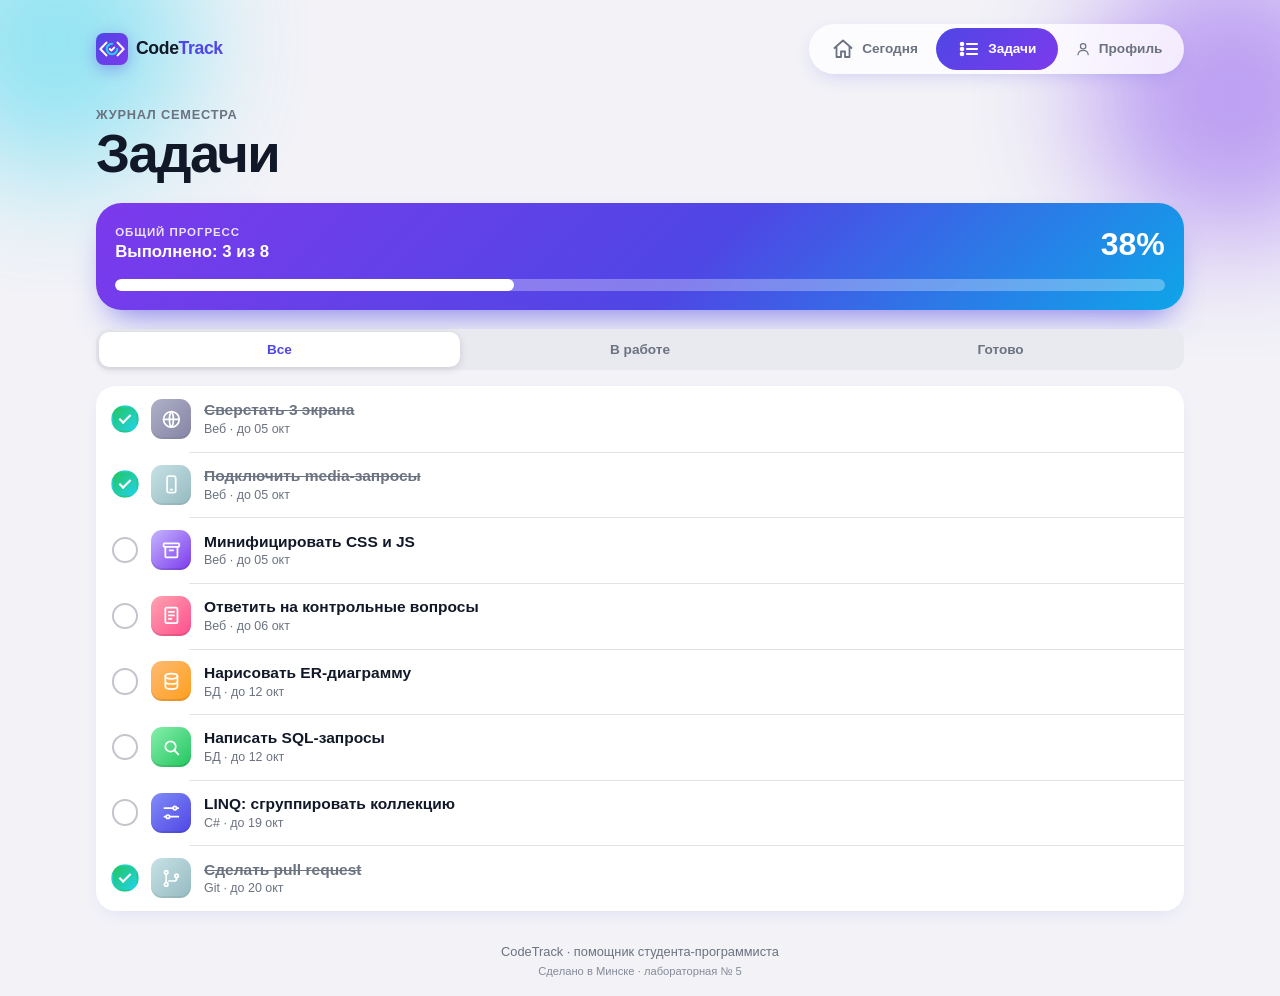
<file: tasks.min.html>
<!DOCTYPE html><html lang="ru"><head><meta charset="UTF-8"><meta name="viewport" content="width=device-width, initial-scale=1.0, maximum-scale=1.0, user-scalable=no, viewport-fit=cover"><meta name="apple-mobile-web-app-capable" content="yes"><meta name="apple-mobile-web-app-status-bar-style" content="default"><meta name="theme-color" content="#F2F2F7"><title>CodeTrack — Задачи</title><link rel="stylesheet" href="css/reset.min.css"><link rel="stylesheet" href="css/style.min.css"></head><body class="page-tasks"><div class="blob blob--1"></div><div class="blob blob--2"></div><header class="header"><div class="header__bar"><a href="index.html" class="logo"><svg class="logo__mark" viewBox="0 0 40 40" aria-hidden="true"><defs><linearGradient id="g" x1="0" y1="0" x2="1" y2="1"><stop offset="0" stop-color="#4F46E5"/><stop offset="1" stop-color="#7C3AED"/></linearGradient></defs><rect width="40" height="40" rx="10" fill="url(#g)"/><path d="M13 12 5.5 20 13 28M27 12l7.5 8L27 28" fill="none" stroke="#fff" stroke-width="2.6" stroke-linecap="round" stroke-linejoin="round"/><circle cx="20" cy="20" r="6.5" fill="none" stroke="#22D3EE" stroke-width="2.6" stroke-dasharray="30 11" stroke-linecap="round"/><path d="m17.2 20 2 2 3.6-3.8" fill="none" stroke="#fff" stroke-width="2.4" stroke-linecap="round" stroke-linejoin="round"/></svg><span class="logo__text">Code<em>Track</em></span></a><a href="profile.html" class="mini-avatar" aria-label="Профиль">С</a></div><div class="header__title"><p class="header__sub" id="subline">Журнал семестра</p><h1 class="large-title">Задачи</h1></div><nav class="nav" aria-label="Основная навигация"><a href="index.html" class="nav__link"><svg class="nav__icon" viewBox="0 0 24 24" aria-hidden="true"><path d="M3.500 11 12 3.500l8.500 7.500M5.500 9.800V20h4.500v-5.500h4V20h4.500V9.800"/></svg><span>Сегодня</span></a><a href="tasks.html" class="nav__link is-active"><svg class="nav__icon" viewBox="0 0 24 24" aria-hidden="true"><circle cx="5" cy="7" r="1.200"/><circle cx="5" cy="12" r="1.200"/><circle cx="5" cy="17" r="1.200"/><path d="M10 7h10M10 12h10M10 17h10"/></svg><span>Задачи</span></a><a href="profile.html" class="nav__link"><svg class="nav__icon" viewBox="0 0 24 24" aria-hidden="true"><circle cx="12" cy="8" r="4"/><path d="M4.500 20.500c0-4 3.400-6.500 7.500-6.500s7.500 2.500 7.500 6.500"/></svg><span>Профиль</span></a></nav></header><main class="main"><section class="section section--first"><div class="progress-card"><div class="progress-card__row"><div><span class="progress-card__cap">Общий прогресс</span><strong id="progressText">Выполнено: 0 из 0</strong></div><span class="progress-card__pct" id="progressPct">0%</span></div><div class="meter meter--lg"><i id="progressBar"></i></div></div><div class="segmented" role="tablist"><button class="seg is-active" data-filter="all">Все</button><button class="seg" data-filter="active">В работе</button><button class="seg" data-filter="done">Готово</button></div><ul class="group group--tasks" id="taskList"><li class="task is-done"><label class="check"><input type="checkbox" checked aria-label="Выполнено"><span class="check__box"></span></label><span class="tile tile--indigo"><svg class="ico" viewBox="0 0 24 24" aria-hidden="true"><circle cx="12" cy="12" r="9"/><path d="M3 12h18M12 3c3 3 3 15 0 18M12 3c-3 3-3 15 0 18"/></svg></span><div class="row__main"><strong class="task__name">Сверстать 3 экрана</strong><span>Веб · до 05 окт</span></div></li><li class="task is-done"><label class="check"><input type="checkbox" checked aria-label="Выполнено"><span class="check__box"></span></label><span class="tile tile--cyan"><svg class="ico" viewBox="0 0 24 24" aria-hidden="true"><rect x="7" y="2.5" width="10" height="19" rx="2.5"/><path d="M11 18h2"/></svg></span><div class="row__main"><strong class="task__name">Подключить media-запросы</strong><span>Веб · до 05 окт</span></div></li><li class="task"><label class="check"><input type="checkbox"  aria-label="Выполнено"><span class="check__box"></span></label><span class="tile tile--violet"><svg class="ico" viewBox="0 0 24 24" aria-hidden="true"><rect x="3" y="4" width="18" height="4" rx="1"/><path d="M5 8v11a1 1 0 0 0 1 1h12a1 1 0 0 0 1-1V8M10 12h4"/></svg></span><div class="row__main"><strong class="task__name">Минифицировать CSS и JS</strong><span>Веб · до 05 окт</span></div></li><li class="task"><label class="check"><input type="checkbox"  aria-label="Выполнено"><span class="check__box"></span></label><span class="tile tile--pink"><svg class="ico" viewBox="0 0 24 24" aria-hidden="true"><rect x="5" y="3" width="14" height="18" rx="2"/><path d="M9 8h6M9 12h6M9 16h3"/></svg></span><div class="row__main"><strong class="task__name">Ответить на контрольные вопросы</strong><span>Веб · до 06 окт</span></div></li><li class="task"><label class="check"><input type="checkbox"  aria-label="Выполнено"><span class="check__box"></span></label><span class="tile tile--orange"><svg class="ico" viewBox="0 0 24 24" aria-hidden="true"><ellipse cx="12" cy="6" rx="7" ry="3"/><path d="M5 6v12c0 1.7 3.1 3 7 3s7-1.3 7-3V6M5 12c0 1.7 3.1 3 7 3s7-1.3 7-3"/></svg></span><div class="row__main"><strong class="task__name">Нарисовать ER-диаграмму</strong><span>БД · до 12 окт</span></div></li><li class="task"><label class="check"><input type="checkbox"  aria-label="Выполнено"><span class="check__box"></span></label><span class="tile tile--green"><svg class="ico" viewBox="0 0 24 24" aria-hidden="true"><circle cx="11" cy="11" r="6"/><path d="m20 20-4.2-4.2"/></svg></span><div class="row__main"><strong class="task__name">Написать SQL-запросы</strong><span>БД · до 12 окт</span></div></li><li class="task"><label class="check"><input type="checkbox"  aria-label="Выполнено"><span class="check__box"></span></label><span class="tile tile--indigo"><svg class="ico" viewBox="0 0 24 24" aria-hidden="true"><path d="M4 7h10M18 7h2M4 17h2M10 17h10"/><circle cx="16" cy="7" r="2"/><circle cx="8" cy="17" r="2"/></svg></span><div class="row__main"><strong class="task__name">LINQ: сгруппировать коллекцию</strong><span>C# · до 19 окт</span></div></li><li class="task is-done"><label class="check"><input type="checkbox" checked aria-label="Выполнено"><span class="check__box"></span></label><span class="tile tile--cyan"><svg class="ico" viewBox="0 0 24 24" aria-hidden="true"><circle cx="6" cy="5" r="2"/><circle cx="6" cy="19" r="2"/><circle cx="18" cy="9" r="2"/><path d="M6 7v10M18 11v1a3 3 0 0 1-3 3H9"/></svg></span><div class="row__main"><strong class="task__name">Сделать pull request</strong><span>Git · до 20 окт</span></div></li></ul><div class="empty" id="empty" hidden><svg class="empty__ico" viewBox="0 0 24 24" aria-hidden="true"><circle cx="12" cy="12" r="9"/><path d="m8 12.500 2.700 2.700L16 9.500"/></svg><p>Здесь пусто — отличная работа!</p></div></section></main><footer class="footer"><p>CodeTrack · помощник студента-программиста</p><small>Сделано в Минске · лабораторная № 5</small></footer><script src="js/main.min.js"></script></body></html>
</file>
<file: css/style.css>
/* ===== Переменные (iOS-стиль) ===== */
:root{
  --indigo:#4F46E5;--violet:#7C3AED;--cyan:#22D3EE;--pink:#FF4D8D;--orange:#FF9F1C;--green:#22C55E;
  --bg:#F2F2F7;--card:#fff;--text:#111827;--text2:#6B7280;--sep:rgba(60,60,67,.14);--glass:rgba(255,255,255,.78);--fill:#E9E9F0;
  --sf:-apple-system,BlinkMacSystemFont,"SF Pro Text","SF Pro Display","Helvetica Neue",Arial,sans-serif;
  --r:1.25rem;--tab-h:3.6rem;
}
body.is-dark{--bg:#0B0B14;--card:#171724;--text:#F5F5FA;--text2:#9A9AB0;--sep:rgba(255,255,255,.1);--glass:rgba(23,23,36,.78);--fill:#262636}
/* ===== Mobile First (до 480px) ===== */
html{font-size:100%}
body{font-family:var(--sf);background:var(--bg);color:var(--text);line-height:1.4;min-height:100vh;display:flex;flex-direction:column;position:relative;overflow-x:hidden;padding-bottom:calc(var(--tab-h) + env(safe-area-inset-bottom) + 1rem);transition:background .3s,color .3s}
.blob{position:absolute;border-radius:50%;filter:blur(60px);opacity:.45;pointer-events:none;z-index:0}
.blob--1{top:-6rem;left:-5rem;width:17rem;height:17rem;background:var(--cyan)}
.blob--2{top:-3rem;right:-6rem;width:18rem;height:18rem;background:var(--violet)}
body.is-dark .blob{opacity:.28}
.main,.footer{position:relative;z-index:1}
.header{position:relative;z-index:50;padding:calc(env(safe-area-inset-top) + .7rem) 1.1rem 0}
.header__bar{display:flex;align-items:center;justify-content:space-between}
.logo{display:flex;align-items:center;gap:.5rem}
.logo__mark{width:2rem;height:2rem;filter:drop-shadow(0 4px 8px rgba(79,70,229,.4))}
.logo__text{font-weight:700;font-size:1.1rem;letter-spacing:-.02em}
.logo__text em{font-style:normal;color:var(--indigo)}
.mini-avatar{width:2.2rem;height:2.2rem;border-radius:50%;display:flex;align-items:center;justify-content:center;color:#fff;font-weight:700;background:linear-gradient(135deg,var(--pink),var(--orange));box-shadow:0 4px 10px rgba(255,77,141,.4)}
.header__title{margin-top:1.1rem}
.header__sub{font-size:.8rem;font-weight:600;text-transform:uppercase;letter-spacing:.06em;color:var(--text2)}
.large-title{font-size:2.2rem;font-weight:800;letter-spacing:-.03em;line-height:1.1}
/* Фиксированная нижняя панель (как таб-бар iOS) */
.nav{position:fixed;left:0;right:0;bottom:0;z-index:100;-webkit-transform:translateZ(0);transform:translateZ(0);display:flex;height:calc(var(--tab-h) + env(safe-area-inset-bottom));padding-bottom:env(safe-area-inset-bottom);background:var(--glass);-webkit-backdrop-filter:saturate(180%) blur(22px);backdrop-filter:saturate(180%) blur(22px);border-top:.5px solid var(--sep)}
.nav__link{flex:1;display:flex;flex-direction:column;align-items:center;justify-content:center;gap:.15rem;font-size:.65rem;font-weight:600;color:var(--text2);transition:color .2s}
.nav__icon{width:1.5rem;height:1.5rem;fill:none;stroke:currentColor;stroke-width:1.8;stroke-linecap:round;stroke-linejoin:round;transition:transform .2s}
.nav__link.is-active{color:var(--indigo)}
.nav__link.is-active .nav__icon{transform:translateY(-1px) scale(1.08);stroke-width:2.2}
/* Нарисованные SVG-иконки */
.ico,.stat__ico,.award__ico,.pill__ico,.empty__ico{fill:none;stroke:currentColor;stroke-width:2;stroke-linecap:round;stroke-linejoin:round}
.tile .ico{width:1.3rem;height:1.3rem;color:#fff}
.stat__ico{width:1.7rem;height:1.7rem;color:#fff;margin-bottom:.2rem}
.award__ico{width:2.3rem;height:2.3rem;color:#fff}
.pill__ico{display:inline-block;vertical-align:-.15em;width:.95rem;height:.95rem;margin-right:.3rem;color:#fff}
.empty__ico{width:3rem;height:3rem;margin:0 auto .5rem;color:var(--green)}
.main{flex:1;width:100%;max-width:72rem;margin:0 auto;padding:0 1.1rem}
.section{margin-top:1.7rem}
.section--first{margin-top:1.2rem}
.section__head,.card__head{display:flex;align-items:baseline;justify-content:space-between;margin-bottom:.7rem}
.section__head h2,.card__head h2{font-size:1.25rem;font-weight:700;letter-spacing:-.02em}
.link{color:var(--indigo);font-weight:600;font-size:.95rem}
.muted{color:var(--text2);font-size:.8rem}
.pill{display:inline-block;padding:.25rem .7rem;border-radius:2rem;font-size:.75rem;font-weight:700}
.pill--glass{background:rgba(255,255,255,.22);color:#fff;-webkit-backdrop-filter:blur(8px);backdrop-filter:blur(8px)}
.card{background:var(--card);border-radius:var(--r);padding:1.1rem;box-shadow:0 6px 20px -8px rgba(79,70,229,.18)}
/* герой */
.hero{position:relative;overflow:hidden;margin-top:1.2rem;display:flex;flex-direction:column;gap:1rem;border-radius:1.6rem;padding:1.3rem;color:#fff;background:linear-gradient(135deg,var(--indigo) 0%,var(--violet) 60%,#C026D3 100%);box-shadow:0 18px 34px -14px rgba(79,70,229,.7)}
.hero::before{content:"";position:absolute;right:-3rem;bottom:-4rem;width:13rem;height:13rem;border-radius:50%;background:radial-gradient(circle,rgba(34,211,238,.65),transparent 70%)}
.hero::after{content:"";position:absolute;left:-2rem;top:-3rem;width:9rem;height:9rem;border-radius:50%;background:radial-gradient(circle,rgba(255,255,255,.22),transparent 70%)}
.hero__text,.hero__ring{position:relative;z-index:1}
.hero__title{font-size:1.55rem;font-weight:800;line-height:1.15;letter-spacing:-.02em;margin-top:.7rem}
.hero__lead{margin-top:.5rem;font-size:.9rem;opacity:.9}
.btn{display:inline-block;margin-top:1rem;padding:.7rem 1.3rem;border-radius:2rem;background:#fff;color:var(--indigo);font-weight:700;font-size:.9rem;box-shadow:0 8px 16px -6px rgba(0,0,0,.35);transition:transform .15s}
.btn:active{transform:scale(.96)}
.hero__ring{position:relative;align-self:center;width:8.5rem;height:8.5rem}
.ring{width:100%;height:100%;transform:rotate(-90deg)}
.ring circle{fill:none;stroke-width:10}
.ring__bg{stroke:rgba(255,255,255,.22)}
.ring__fg{stroke:url(#rg);stroke-linecap:round;stroke-dasharray:326.7;stroke-dashoffset:326.7;transition:stroke-dashoffset 1.2s cubic-bezier(.2,.8,.2,1)}
.ring__label{position:absolute;inset:0;display:flex;flex-direction:column;align-items:center;justify-content:center}
.ring__label strong{font-size:2rem;font-weight:800;line-height:1}
.ring__label span{font-size:.7rem;text-transform:uppercase;letter-spacing:.08em;opacity:.85}
/* горизонтальные карточки */
.scroller{display:flex;gap:.75rem;overflow-x:auto;scroll-snap-type:x mandatory;margin:0 -1.1rem;padding:.2rem 1.1rem .8rem;scrollbar-width:none}
.scroller::-webkit-scrollbar{display:none}
.stat{flex:0 0 7.6rem;scroll-snap-align:start;display:flex;flex-direction:column;gap:.15rem;padding:1rem;border-radius:var(--r);color:#fff;font-size:.75rem;box-shadow:0 12px 22px -12px rgba(0,0,0,.4)}
.stat strong{font-size:2rem;font-weight:800;line-height:1.1}
.stat--blue{background:linear-gradient(135deg,#3B82F6,var(--indigo))}
.stat--pink{background:linear-gradient(135deg,var(--pink),#FB7185)}
.stat--green{background:linear-gradient(135deg,#10B981,#22D3EE)}
.stat--orange{background:linear-gradient(135deg,var(--orange),#FACC15)}
/* iOS grouped list */
.group{background:var(--card);border-radius:var(--r);overflow:hidden;box-shadow:0 6px 20px -10px rgba(79,70,229,.2)}
.row,.task{display:flex;align-items:center;gap:.8rem;padding:.8rem 1rem;position:relative}
.row+.row::before,.task+.task::before{content:"";position:absolute;top:0;right:0;left:4rem;height:.5px;background:var(--sep)}
.tile{flex:0 0 2.5rem;height:2.5rem;display:flex;align-items:center;justify-content:center;border-radius:.7rem;box-shadow:inset 0 -2px 0 rgba(0,0,0,.1)}
.tile--indigo{background:linear-gradient(135deg,#818CF8,var(--indigo))}
.tile--violet{background:linear-gradient(135deg,#C4B5FD,var(--violet))}
.tile--cyan{background:linear-gradient(135deg,#67E8F9,#06B6D4)}
.tile--pink{background:linear-gradient(135deg,#FDA4AF,var(--pink))}
.tile--orange{background:linear-gradient(135deg,#FDBA74,var(--orange))}
.tile--green{background:linear-gradient(135deg,#86EFAC,var(--green))}
.row__main{flex:1;min-width:0;display:flex;flex-direction:column}
.row__main strong{font-size:.97rem;font-weight:600}
.row__main span{font-size:.78rem;color:var(--text2)}
.row__right{font-size:.85rem;color:var(--text2)}
.chev{width:.5rem;height:.5rem;border:solid #C4C4CC;border-width:2px 2px 0 0;transform:rotate(45deg);margin-left:-.2rem}
.badge{display:inline-block;padding:.2rem .6rem;border-radius:2rem;font-size:.72rem;font-weight:700}
.badge--red{background:#FFE4E1;color:#E11D48}.badge--orange{background:#FFEFD5;color:#D97706}.badge--green{background:#DCFCE7;color:#15803D}
body.is-dark .badge--red{background:#4A1D24}body.is-dark .badge--orange{background:#4A3410}body.is-dark .badge--green{background:#12351F}
/* графики */
.split{display:flex;flex-direction:column;gap:.9rem}
.bars{display:flex;align-items:flex-end;gap:.45rem;height:8rem;padding-bottom:1.4rem}
.bar{flex:1;height:100%;display:flex;flex-direction:column;justify-content:flex-end;align-items:center;position:relative}
.bar i{display:block;width:100%;height:var(--h);border-radius:.5rem;background:linear-gradient(180deg,#A5B4FC,var(--indigo))}
.bar.is-today i{background:linear-gradient(180deg,var(--cyan),var(--violet));box-shadow:0 6px 14px -4px rgba(124,58,237,.6)}
.bar span{position:absolute;bottom:-1.3rem;font-size:.65rem;font-weight:600;color:var(--text2)}
.heat{display:grid;grid-template-columns:repeat(7,1fr);gap:.35rem}
.heat i{aspect-ratio:1;border-radius:.4rem;background:var(--fill)}
.heat .l1{background:#C7D2FE}.heat .l2{background:#818CF8}.heat .l3{background:linear-gradient(135deg,var(--indigo),var(--violet))}
/* проекты */
.project{flex:0 0 14rem;scroll-snap-align:start;position:relative;overflow:hidden;display:flex;flex-direction:column;align-items:flex-start;gap:.35rem;padding:1.1rem;border-radius:var(--r);color:#fff;box-shadow:0 14px 26px -14px rgba(0,0,0,.5)}
.project::after{content:"";position:absolute;right:-2rem;top:-2rem;width:7rem;height:7rem;border-radius:50%;background:rgba(255,255,255,.16)}
.project h3{font-size:1.1rem;font-weight:700;margin-top:.4rem}
.project p{font-size:.8rem;opacity:.9}
.project small{align-self:flex-end;font-size:.75rem;font-weight:700}
.project--a{background:linear-gradient(135deg,var(--indigo),#06B6D4)}
.project--b{background:linear-gradient(135deg,var(--violet),var(--pink))}
.project--c{background:linear-gradient(135deg,#F97316,#FACC15)}
.meter{width:100%;height:.5rem;border-radius:1rem;background:var(--fill);overflow:hidden}
.meter i{display:block;height:100%;border-radius:1rem;background:linear-gradient(90deg,var(--indigo),var(--cyan))}
.project .meter{background:rgba(255,255,255,.3);margin-top:.5rem}
.project .meter i{background:#fff}
.meter--lg{height:.7rem;background:rgba(255,255,255,.3)}
.meter--lg i{width:0;background:#fff;transition:width .5s}
.meter--c2 i{background:linear-gradient(90deg,#F59E0B,#FACC15)}
.meter--c3 i{background:linear-gradient(90deg,#EC4899,var(--orange))}
.meter--c4 i{background:linear-gradient(90deg,#10B981,var(--cyan))}
.meter--c5 i{background:linear-gradient(90deg,var(--violet),var(--pink))}
/* задачи */
.progress-card{padding:1.2rem;border-radius:1.6rem;color:#fff;background:linear-gradient(135deg,var(--violet),var(--indigo) 55%,#0EA5E9);box-shadow:0 18px 32px -14px rgba(79,70,229,.7)}
.progress-card__row{display:flex;justify-content:space-between;align-items:center;margin-bottom:.8rem}
.progress-card__cap{display:block;font-size:.72rem;font-weight:600;text-transform:uppercase;letter-spacing:.08em;opacity:.85}
.progress-card strong{font-size:1.05rem}
.progress-card__pct{font-size:2rem;font-weight:800}
.segmented{display:flex;padding:.2rem;margin:1.2rem 0 1rem;background:var(--fill);border-radius:.8rem}
.seg{flex:1;padding:.5rem 0;border-radius:.65rem;font-size:.85rem;font-weight:600;color:var(--text2);transition:all .2s}
.seg.is-active{background:var(--card);color:var(--indigo);box-shadow:0 2px 8px rgba(0,0,0,.12)}
.check{position:relative;flex:0 0 auto;cursor:pointer}
.check input{position:absolute;inset:0;opacity:0;cursor:pointer}
.check__box{display:block;width:1.65rem;height:1.65rem;border-radius:50%;border:2px solid #C4C4CC;transition:all .2s;position:relative}
.check input:checked+.check__box{background:linear-gradient(135deg,var(--green),var(--cyan));border-color:transparent;transform:scale(1.06)}
.check input:checked+.check__box::after{content:"";position:absolute;left:.52rem;top:.22rem;width:.36rem;height:.7rem;border:solid #fff;border-width:0 2.5px 2.5px 0;transform:rotate(45deg)}
.check input:focus-visible+.check__box{outline:3px solid var(--indigo);outline-offset:2px}
.task+.task::before{left:5.8rem}
.task.is-done .task__name{text-decoration:line-through;color:var(--text2)}
.task.is-done .tile{filter:grayscale(.7);opacity:.7}
.empty{text-align:center;padding:2rem 0;color:var(--text2);font-weight:600}
/* профиль */
.profile-top{display:flex;flex-direction:column;gap:1rem}
.me{position:relative;overflow:hidden;text-align:center;padding:1.6rem 1.2rem 1.3rem;border-radius:1.6rem;color:#fff;background:linear-gradient(160deg,var(--indigo),var(--violet) 55%,var(--pink));box-shadow:0 18px 34px -14px rgba(124,58,237,.7)}
.me::before{content:"";position:absolute;left:-3rem;bottom:-4rem;width:12rem;height:12rem;border-radius:50%;background:radial-gradient(circle,rgba(34,211,238,.6),transparent 70%)}
.me>*{position:relative}
.me__avatar{width:5rem;height:5rem;margin:0 auto .8rem;display:flex;align-items:center;justify-content:center;border-radius:50%;font-size:2.3rem;font-weight:800;color:var(--indigo);background:#fff;box-shadow:0 0 0 4px rgba(255,255,255,.35),0 10px 20px rgba(0,0,0,.25)}
.me h2{font-size:1.3rem;font-weight:800}
.me p{opacity:.9;font-size:.9rem}
.me__stats{display:flex;margin-top:1.1rem;background:rgba(255,255,255,.18);border-radius:1rem;padding:.7rem 0;-webkit-backdrop-filter:blur(8px);backdrop-filter:blur(8px)}
.me__stats div{flex:1;display:flex;flex-direction:column}
.me__stats strong{font-size:1.4rem;font-weight:800}
.me__stats span{font-size:.7rem;opacity:.85}
.switch{position:relative;flex:0 0 auto;width:3.1rem;height:1.9rem}
.switch input{position:absolute;opacity:0;inset:0;cursor:pointer;z-index:1}
.switch i{position:absolute;inset:0;border-radius:2rem;background:#D1D1D6;transition:background .25s}
.switch i::after{content:"";position:absolute;top:.15rem;left:.15rem;width:1.6rem;height:1.6rem;border-radius:50%;background:#fff;box-shadow:0 2px 6px rgba(0,0,0,.3);transition:transform .25s}
.switch input:checked+i{background:var(--green)}
.switch input:checked+i::after{transform:translateX(1.2rem)}
.skills{display:flex;flex-direction:column;gap:.9rem}
.skills li{display:flex;flex-direction:column;gap:.35rem;font-size:.88rem;font-weight:600}
.awards{display:flex;flex-wrap:wrap;gap:.7rem}
.award{flex:1 1 calc(50% - .35rem);display:flex;flex-direction:column;align-items:center;gap:.5rem;text-align:center;padding:1.2rem .5rem;border-radius:var(--r);color:#fff;box-shadow:0 12px 22px -12px rgba(0,0,0,.45)}
.award strong{font-size:.85rem}
.award--1{background:linear-gradient(135deg,var(--orange),#FACC15)}
.award--2{background:linear-gradient(135deg,#10B981,var(--cyan))}
.award--3{background:linear-gradient(135deg,var(--indigo),var(--violet))}
.award--4{background:linear-gradient(135deg,var(--pink),var(--orange))}
.footer{text-align:center;padding:2rem 1rem 1rem;color:var(--text2);font-size:.8rem}
.footer small{display:block;font-size:.7rem;opacity:.8;margin-top:.2rem}

/* ===== Планшет и десктоп (от 768px) ===== */
@media (min-width:768px){
  body{padding-bottom:0}
  .header{max-width:72rem;margin:0 auto;width:100%;padding:1.5rem 2rem 0;display:flex;flex-wrap:wrap;align-items:center;justify-content:space-between}
  .header__bar{order:1;gap:1rem}
  .mini-avatar{display:none}
  .nav{position:static;order:2;height:auto;padding:.25rem;border:0;border-radius:2rem;background:var(--glass);box-shadow:0 6px 20px -8px rgba(79,70,229,.3);-webkit-transform:none;transform:none}
  .nav__link{flex-direction:row;gap:.45rem;padding:.55rem 1.1rem;border-radius:2rem;font-size:.85rem}
  .nav__link.is-active{background:linear-gradient(135deg,var(--indigo),var(--violet));color:#fff}
  .nav__link.is-active .nav__icon{transform:none}
  .header__title{order:3;width:100%;margin-top:2rem}
  .large-title{font-size:3rem}
  .main{padding:0 2rem}
  .hero{flex-direction:row;align-items:center;justify-content:space-between;padding:2.2rem 2.5rem}
  .hero__title{font-size:2.3rem;max-width:28rem}
  .hero__lead{font-size:1rem;max-width:26rem}
  .hero__ring{flex:0 0 11rem;width:11rem;height:11rem}
  .scroller{margin:0;padding:.2rem 0 .8rem;overflow:visible}
  .stat{flex:1;padding:1.3rem}
  .stat strong{font-size:2.6rem}
  .split{flex-direction:row}
  .split .card{flex:1}
  .project{flex:1}
  .profile-top{flex-direction:row;align-items:flex-start}
  .me{flex:1}
  .profile-side{flex:1}
  .award{flex:1 1 0}
}
@media (min-width:1100px){.large-title{font-size:3.4rem}}
@media (prefers-reduced-motion:reduce){*{transition:none!important}}
</file>
<file: css/style.min.css>
:root{--indigo:#4F46E5;--violet:#7C3AED;--cyan:#22D3EE;--pink:#FF4D8D;--orange:#FF9F1C;--green:#22C55E;--bg:#F2F2F7;--card:#fff;--text:#111827;--text2:#6B7280;--sep:rgba(60,60,67,.14);--glass:rgba(255,255,255,.78);--fill:#E9E9F0;--sf:-apple-system,BlinkMacSystemFont,"SF Pro Text","SF Pro Display","Helvetica Neue",Arial,sans-serif;--r:1.25rem;--tab-h:3.6rem}body.is-dark{--bg:#0B0B14;--card:#171724;--text:#F5F5FA;--text2:#9A9AB0;--sep:rgba(255,255,255,.1);--glass:rgba(23,23,36,.78);--fill:#262636}html{font-size:100%}body{font-family:var(--sf);background:var(--bg);color:var(--text);line-height:1.4;min-height:100vh;display:flex;flex-direction:column;position:relative;overflow-x:hidden;padding-bottom:calc(var(--tab-h) + env(safe-area-inset-bottom) + 1rem);transition:background .3s,color .3s}.blob{position:absolute;border-radius:50%;filter:blur(60px);opacity:.45;pointer-events:none;z-index:0}.blob--1{top:-6rem;left:-5rem;width:17rem;height:17rem;background:var(--cyan)}.blob--2{top:-3rem;right:-6rem;width:18rem;height:18rem;background:var(--violet)}body.is-dark .blob{opacity:.28}.main,.footer{position:relative;z-index:1}.header{position:relative;z-index:50;padding:calc(env(safe-area-inset-top) + .7rem) 1.1rem 0}.header__bar{display:flex;align-items:center;justify-content:space-between}.logo{display:flex;align-items:center;gap:.5rem}.logo__mark{width:2rem;height:2rem;filter:drop-shadow(0 4px 8px rgba(79,70,229,.4))}.logo__text{font-weight:700;font-size:1.1rem;letter-spacing:-.02em}.logo__text em{font-style:normal;color:var(--indigo)}.mini-avatar{width:2.2rem;height:2.2rem;border-radius:50%;display:flex;align-items:center;justify-content:center;color:#fff;font-weight:700;background:linear-gradient(135deg,var(--pink),var(--orange));box-shadow:0 4px 10px rgba(255,77,141,.4)}.header__title{margin-top:1.1rem}.header__sub{font-size:.8rem;font-weight:600;text-transform:uppercase;letter-spacing:.06em;color:var(--text2)}.large-title{font-size:2.2rem;font-weight:800;letter-spacing:-.03em;line-height:1.1}.nav{position:fixed;left:0;right:0;bottom:0;z-index:100;-webkit-transform:translateZ(0);transform:translateZ(0);display:flex;height:calc(var(--tab-h) + env(safe-area-inset-bottom));padding-bottom:env(safe-area-inset-bottom);background:var(--glass);-webkit-backdrop-filter:saturate(180%) blur(22px);backdrop-filter:saturate(180%) blur(22px);border-top:.5px solid var(--sep)}.nav__link{flex:1;display:flex;flex-direction:column;align-items:center;justify-content:center;gap:.15rem;font-size:.65rem;font-weight:600;color:var(--text2);transition:color .2s}.nav__icon{width:1.5rem;height:1.5rem;fill:none;stroke:currentColor;stroke-width:1.8;stroke-linecap:round;stroke-linejoin:round;transition:transform .2s}.nav__link.is-active{color:var(--indigo)}.nav__link.is-active .nav__icon{transform:translateY(-1px) scale(1.08);stroke-width:2.2}.ico,.stat__ico,.award__ico,.pill__ico,.empty__ico{fill:none;stroke:currentColor;stroke-width:2;stroke-linecap:round;stroke-linejoin:round}.tile .ico{width:1.3rem;height:1.3rem;color:#fff}.stat__ico{width:1.7rem;height:1.7rem;color:#fff;margin-bottom:.2rem}.award__ico{width:2.3rem;height:2.3rem;color:#fff}.pill__ico{display:inline-block;vertical-align:-.15em;width:.95rem;height:.95rem;margin-right:.3rem;color:#fff}.empty__ico{width:3rem;height:3rem;margin:0 auto .5rem;color:var(--green)}.main{flex:1;width:100%;max-width:72rem;margin:0 auto;padding:0 1.1rem}.section{margin-top:1.7rem}.section--first{margin-top:1.2rem}.section__head,.card__head{display:flex;align-items:baseline;justify-content:space-between;margin-bottom:.7rem}.section__head h2,.card__head h2{font-size:1.25rem;font-weight:700;letter-spacing:-.02em}.link{color:var(--indigo);font-weight:600;font-size:.95rem}.muted{color:var(--text2);font-size:.8rem}.pill{display:inline-block;padding:.25rem .7rem;border-radius:2rem;font-size:.75rem;font-weight:700}.pill--glass{background:rgba(255,255,255,.22);color:#fff;-webkit-backdrop-filter:blur(8px);backdrop-filter:blur(8px)}.card{background:var(--card);border-radius:var(--r);padding:1.1rem;box-shadow:0 6px 20px -8px rgba(79,70,229,.18)}.hero{position:relative;overflow:hidden;margin-top:1.2rem;display:flex;flex-direction:column;gap:1rem;border-radius:1.6rem;padding:1.3rem;color:#fff;background:linear-gradient(135deg,var(--indigo) 0%,var(--violet) 60%,#C026D3 100%);box-shadow:0 18px 34px -14px rgba(79,70,229,.7)}.hero::before{content:"";position:absolute;right:-3rem;bottom:-4rem;width:13rem;height:13rem;border-radius:50%;background:radial-gradient(circle,rgba(34,211,238,.65),transparent 70%)}.hero::after{content:"";position:absolute;left:-2rem;top:-3rem;width:9rem;height:9rem;border-radius:50%;background:radial-gradient(circle,rgba(255,255,255,.22),transparent 70%)}.hero__text,.hero__ring{position:relative;z-index:1}.hero__title{font-size:1.55rem;font-weight:800;line-height:1.15;letter-spacing:-.02em;margin-top:.7rem}.hero__lead{margin-top:.5rem;font-size:.9rem;opacity:.9}.btn{display:inline-block;margin-top:1rem;padding:.7rem 1.3rem;border-radius:2rem;background:#fff;color:var(--indigo);font-weight:700;font-size:.9rem;box-shadow:0 8px 16px -6px rgba(0,0,0,.35);transition:transform .15s}.btn:active{transform:scale(.96)}.hero__ring{position:relative;align-self:center;width:8.5rem;height:8.5rem}.ring{width:100%;height:100%;transform:rotate(-90deg)}.ring circle{fill:none;stroke-width:10}.ring__bg{stroke:rgba(255,255,255,.22)}.ring__fg{stroke:url(#rg);stroke-linecap:round;stroke-dasharray:326.7;stroke-dashoffset:326.7;transition:stroke-dashoffset 1.2s cubic-bezier(.2,.8,.2,1)}.ring__label{position:absolute;inset:0;display:flex;flex-direction:column;align-items:center;justify-content:center}.ring__label strong{font-size:2rem;font-weight:800;line-height:1}.ring__label span{font-size:.7rem;text-transform:uppercase;letter-spacing:.08em;opacity:.85}.scroller{display:flex;gap:.75rem;overflow-x:auto;scroll-snap-type:x mandatory;margin:0 -1.1rem;padding:.2rem 1.1rem .8rem;scrollbar-width:none}.scroller::-webkit-scrollbar{display:none}.stat{flex:0 0 7.6rem;scroll-snap-align:start;display:flex;flex-direction:column;gap:.15rem;padding:1rem;border-radius:var(--r);color:#fff;font-size:.75rem;box-shadow:0 12px 22px -12px rgba(0,0,0,.4)}.stat strong{font-size:2rem;font-weight:800;line-height:1.1}.stat--blue{background:linear-gradient(135deg,#3B82F6,var(--indigo))}.stat--pink{background:linear-gradient(135deg,var(--pink),#FB7185)}.stat--green{background:linear-gradient(135deg,#10B981,#22D3EE)}.stat--orange{background:linear-gradient(135deg,var(--orange),#FACC15)}.group{background:var(--card);border-radius:var(--r);overflow:hidden;box-shadow:0 6px 20px -10px rgba(79,70,229,.2)}.row,.task{display:flex;align-items:center;gap:.8rem;padding:.8rem 1rem;position:relative}.row+.row::before,.task+.task::before{content:"";position:absolute;top:0;right:0;left:4rem;height:.5px;background:var(--sep)}.tile{flex:0 0 2.5rem;height:2.5rem;display:flex;align-items:center;justify-content:center;border-radius:.7rem;box-shadow:inset 0 -2px 0 rgba(0,0,0,.1)}.tile--indigo{background:linear-gradient(135deg,#818CF8,var(--indigo))}.tile--violet{background:linear-gradient(135deg,#C4B5FD,var(--violet))}.tile--cyan{background:linear-gradient(135deg,#67E8F9,#06B6D4)}.tile--pink{background:linear-gradient(135deg,#FDA4AF,var(--pink))}.tile--orange{background:linear-gradient(135deg,#FDBA74,var(--orange))}.tile--green{background:linear-gradient(135deg,#86EFAC,var(--green))}.row__main{flex:1;min-width:0;display:flex;flex-direction:column}.row__main strong{font-size:.97rem;font-weight:600}.row__main span{font-size:.78rem;color:var(--text2)}.row__right{font-size:.85rem;color:var(--text2)}.chev{width:.5rem;height:.5rem;border:solid #C4C4CC;border-width:2px 2px 0 0;transform:rotate(45deg);margin-left:-.2rem}.badge{display:inline-block;padding:.2rem .6rem;border-radius:2rem;font-size:.72rem;font-weight:700}.badge--red{background:#FFE4E1;color:#E11D48}.badge--orange{background:#FFEFD5;color:#D97706}.badge--green{background:#DCFCE7;color:#15803D}body.is-dark .badge--red{background:#4A1D24}body.is-dark .badge--orange{background:#4A3410}body.is-dark .badge--green{background:#12351F}.split{display:flex;flex-direction:column;gap:.9rem}.bars{display:flex;align-items:flex-end;gap:.45rem;height:8rem;padding-bottom:1.4rem}.bar{flex:1;height:100%;display:flex;flex-direction:column;justify-content:flex-end;align-items:center;position:relative}.bar i{display:block;width:100%;height:var(--h);border-radius:.5rem;background:linear-gradient(180deg,#A5B4FC,var(--indigo))}.bar.is-today i{background:linear-gradient(180deg,var(--cyan),var(--violet));box-shadow:0 6px 14px -4px rgba(124,58,237,.6)}.bar span{position:absolute;bottom:-1.3rem;font-size:.65rem;font-weight:600;color:var(--text2)}.heat{display:grid;grid-template-columns:repeat(7,1fr);gap:.35rem}.heat i{aspect-ratio:1;border-radius:.4rem;background:var(--fill)}.heat .l1{background:#C7D2FE}.heat .l2{background:#818CF8}.heat .l3{background:linear-gradient(135deg,var(--indigo),var(--violet))}.project{flex:0 0 14rem;scroll-snap-align:start;position:relative;overflow:hidden;display:flex;flex-direction:column;align-items:flex-start;gap:.35rem;padding:1.1rem;border-radius:var(--r);color:#fff;box-shadow:0 14px 26px -14px rgba(0,0,0,.5)}.project::after{content:"";position:absolute;right:-2rem;top:-2rem;width:7rem;height:7rem;border-radius:50%;background:rgba(255,255,255,.16)}.project h3{font-size:1.1rem;font-weight:700;margin-top:.4rem}.project p{font-size:.8rem;opacity:.9}.project small{align-self:flex-end;font-size:.75rem;font-weight:700}.project--a{background:linear-gradient(135deg,var(--indigo),#06B6D4)}.project--b{background:linear-gradient(135deg,var(--violet),var(--pink))}.project--c{background:linear-gradient(135deg,#F97316,#FACC15)}.meter{width:100%;height:.5rem;border-radius:1rem;background:var(--fill);overflow:hidden}.meter i{display:block;height:100%;border-radius:1rem;background:linear-gradient(90deg,var(--indigo),var(--cyan))}.project .meter{background:rgba(255,255,255,.3);margin-top:.5rem}.project .meter i{background:#fff}.meter--lg{height:.7rem;background:rgba(255,255,255,.3)}.meter--lg i{width:0;background:#fff;transition:width .5s}.meter--c2 i{background:linear-gradient(90deg,#F59E0B,#FACC15)}.meter--c3 i{background:linear-gradient(90deg,#EC4899,var(--orange))}.meter--c4 i{background:linear-gradient(90deg,#10B981,var(--cyan))}.meter--c5 i{background:linear-gradient(90deg,var(--violet),var(--pink))}.progress-card{padding:1.2rem;border-radius:1.6rem;color:#fff;background:linear-gradient(135deg,var(--violet),var(--indigo) 55%,#0EA5E9);box-shadow:0 18px 32px -14px rgba(79,70,229,.7)}.progress-card__row{display:flex;justify-content:space-between;align-items:center;margin-bottom:.8rem}.progress-card__cap{display:block;font-size:.72rem;font-weight:600;text-transform:uppercase;letter-spacing:.08em;opacity:.85}.progress-card strong{font-size:1.05rem}.progress-card__pct{font-size:2rem;font-weight:800}.segmented{display:flex;padding:.2rem;margin:1.2rem 0 1rem;background:var(--fill);border-radius:.8rem}.seg{flex:1;padding:.5rem 0;border-radius:.65rem;font-size:.85rem;font-weight:600;color:var(--text2);transition:all .2s}.seg.is-active{background:var(--card);color:var(--indigo);box-shadow:0 2px 8px rgba(0,0,0,.12)}.check{position:relative;flex:0 0 auto;cursor:pointer}.check input{position:absolute;inset:0;opacity:0;cursor:pointer}.check__box{display:block;width:1.65rem;height:1.65rem;border-radius:50%;border:2px solid #C4C4CC;transition:all .2s;position:relative}.check input:checked+.check__box{background:linear-gradient(135deg,var(--green),var(--cyan));border-color:transparent;transform:scale(1.06)}.check input:checked+.check__box::after{content:"";position:absolute;left:.52rem;top:.22rem;width:.36rem;height:.7rem;border:solid #fff;border-width:0 2.5px 2.5px 0;transform:rotate(45deg)}.check input:focus-visible+.check__box{outline:3px solid var(--indigo);outline-offset:2px}.task+.task::before{left:5.8rem}.task.is-done .task__name{text-decoration:line-through;color:var(--text2)}.task.is-done .tile{filter:grayscale(.7);opacity:.7}.empty{text-align:center;padding:2rem 0;color:var(--text2);font-weight:600}.profile-top{display:flex;flex-direction:column;gap:1rem}.me{position:relative;overflow:hidden;text-align:center;padding:1.6rem 1.2rem 1.3rem;border-radius:1.6rem;color:#fff;background:linear-gradient(160deg,var(--indigo),var(--violet) 55%,var(--pink));box-shadow:0 18px 34px -14px rgba(124,58,237,.7)}.me::before{content:"";position:absolute;left:-3rem;bottom:-4rem;width:12rem;height:12rem;border-radius:50%;background:radial-gradient(circle,rgba(34,211,238,.6),transparent 70%)}.me>*{position:relative}.me__avatar{width:5rem;height:5rem;margin:0 auto .8rem;display:flex;align-items:center;justify-content:center;border-radius:50%;font-size:2.3rem;font-weight:800;color:var(--indigo);background:#fff;box-shadow:0 0 0 4px rgba(255,255,255,.35),0 10px 20px rgba(0,0,0,.25)}.me h2{font-size:1.3rem;font-weight:800}.me p{opacity:.9;font-size:.9rem}.me__stats{display:flex;margin-top:1.1rem;background:rgba(255,255,255,.18);border-radius:1rem;padding:.7rem 0;-webkit-backdrop-filter:blur(8px);backdrop-filter:blur(8px)}.me__stats div{flex:1;display:flex;flex-direction:column}.me__stats strong{font-size:1.4rem;font-weight:800}.me__stats span{font-size:.7rem;opacity:.85}.switch{position:relative;flex:0 0 auto;width:3.1rem;height:1.9rem}.switch input{position:absolute;opacity:0;inset:0;cursor:pointer;z-index:1}.switch i{position:absolute;inset:0;border-radius:2rem;background:#D1D1D6;transition:background .25s}.switch i::after{content:"";position:absolute;top:.15rem;left:.15rem;width:1.6rem;height:1.6rem;border-radius:50%;background:#fff;box-shadow:0 2px 6px rgba(0,0,0,.3);transition:transform .25s}.switch input:checked+i{background:var(--green)}.switch input:checked+i::after{transform:translateX(1.2rem)}.skills{display:flex;flex-direction:column;gap:.9rem}.skills li{display:flex;flex-direction:column;gap:.35rem;font-size:.88rem;font-weight:600}.awards{display:flex;flex-wrap:wrap;gap:.7rem}.award{flex:1 1 calc(50% - .35rem);display:flex;flex-direction:column;align-items:center;gap:.5rem;text-align:center;padding:1.2rem .5rem;border-radius:var(--r);color:#fff;box-shadow:0 12px 22px -12px rgba(0,0,0,.45)}.award strong{font-size:.85rem}.award--1{background:linear-gradient(135deg,var(--orange),#FACC15)}.award--2{background:linear-gradient(135deg,#10B981,var(--cyan))}.award--3{background:linear-gradient(135deg,var(--indigo),var(--violet))}.award--4{background:linear-gradient(135deg,var(--pink),var(--orange))}.footer{text-align:center;padding:2rem 1rem 1rem;color:var(--text2);font-size:.8rem}.footer small{display:block;font-size:.7rem;opacity:.8;margin-top:.2rem}@media (min-width:768px){body{padding-bottom:0}.header{max-width:72rem;margin:0 auto;width:100%;padding:1.5rem 2rem 0;display:flex;flex-wrap:wrap;align-items:center;justify-content:space-between}.header__bar{order:1;gap:1rem}.mini-avatar{display:none}.nav{position:static;order:2;height:auto;padding:.25rem;border:0;border-radius:2rem;background:var(--glass);box-shadow:0 6px 20px -8px rgba(79,70,229,.3);-webkit-transform:none;transform:none}.nav__link{flex-direction:row;gap:.45rem;padding:.55rem 1.1rem;border-radius:2rem;font-size:.85rem}.nav__link.is-active{background:linear-gradient(135deg,var(--indigo),var(--violet));color:#fff}.nav__link.is-active .nav__icon{transform:none}.header__title{order:3;width:100%;margin-top:2rem}.large-title{font-size:3rem}.main{padding:0 2rem}.hero{flex-direction:row;align-items:center;justify-content:space-between;padding:2.2rem 2.5rem}.hero__title{font-size:2.3rem;max-width:28rem}.hero__lead{font-size:1rem;max-width:26rem}.hero__ring{flex:0 0 11rem;width:11rem;height:11rem}.scroller{margin:0;padding:.2rem 0 .8rem;overflow:visible}.stat{flex:1;padding:1.3rem}.stat strong{font-size:2.6rem}.split{flex-direction:row}.split .card{flex:1}.project{flex:1}.profile-top{flex-direction:row;align-items:flex-start}.me{flex:1}.profile-side{flex:1}.award{flex:1 1 0}}@media (min-width:1100px){.large-title{font-size:3.4rem}}@media (prefers-reduced-motion:reduce){*{transition:none!important}}
</file>
